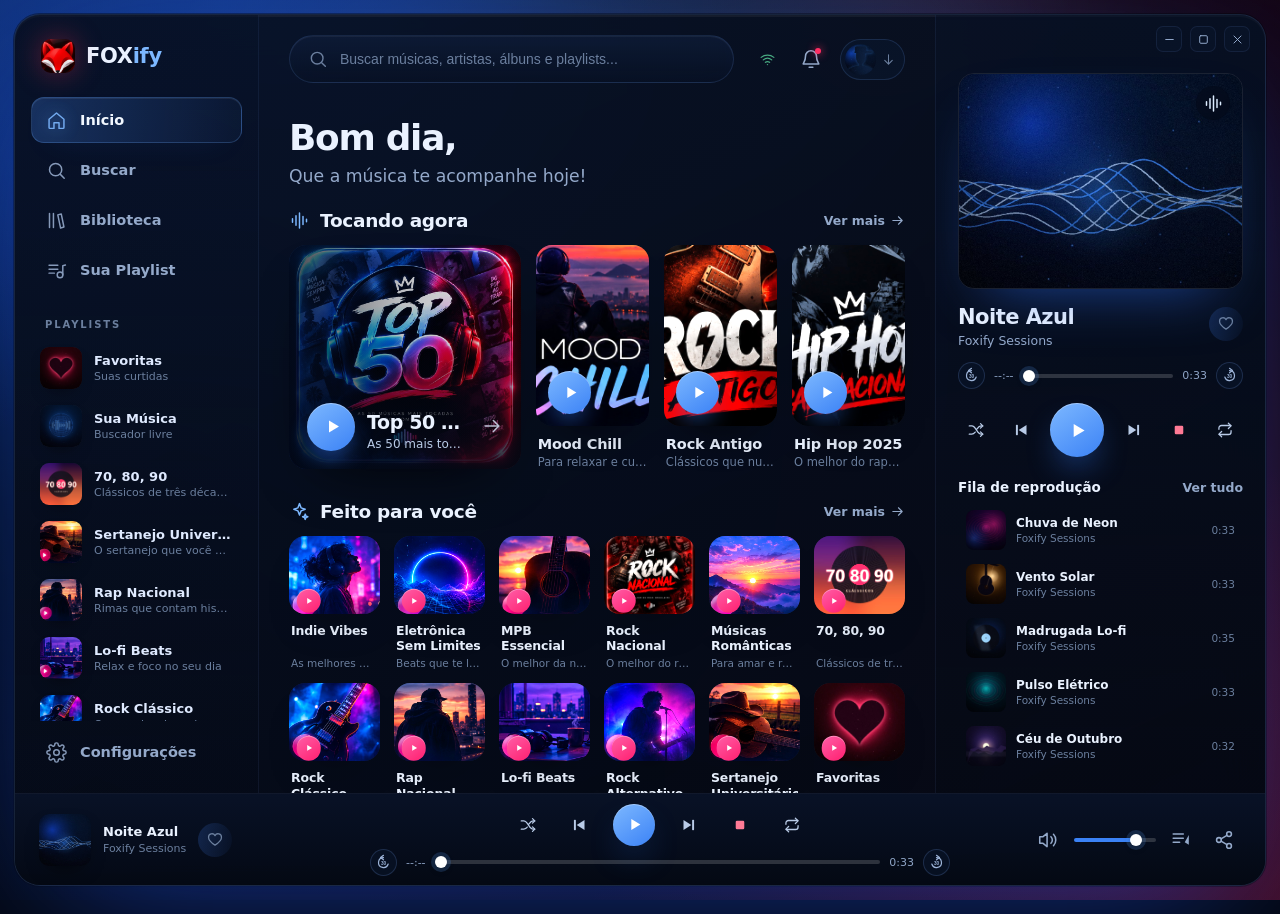
<file: index.html>
<!DOCTYPE html>
<html lang="pt-BR" data-acento="azul">
<head>
  <meta charset="utf-8">
  <meta name="viewport" content="width=device-width, initial-scale=1, viewport-fit=cover, maximum-scale=5">
  <meta name="theme-color" content="#050b18">
  <meta name="description" content="FOXify — player e buscador de música grátis. Busca em Audius, Internet Archive e Jamendo e toca tudo aqui dentro.">
  <meta name="mobile-web-app-capable" content="yes">
  <meta name="apple-mobile-web-app-capable" content="yes">
  <meta name="apple-mobile-web-app-status-bar-style" content="black-translucent">
  <meta name="apple-mobile-web-app-title" content="FOXify">
  <title>FOXify — sua música livre</title>
  <link rel="manifest" href="manifest.webmanifest">
  <link rel="icon" href="assets/img/icones/favicon.png" type="image/png">
  <link rel="apple-touch-icon" href="assets/img/icones/icon-180.png">
  <link rel="stylesheet" href="assets/css/estilos-1.6.9.css">
  <link rel="preload" as="image" href="assets/img/capas/top50-brasil-novo.jpg?v=1.6.0">
</head>
<body>
  <div class="fundo" aria-hidden="true">
    <span class="fundo__mancha fundo__mancha--azul"></span>
    <span class="fundo__mancha fundo__mancha--rosa"></span>
    <span class="fundo__ruido"></span>
  </div>

  <svg xmlns="http://www.w3.org/2000/svg" class="sprite" aria-hidden="true">
    <symbol id="i-inicio" viewBox="0 0 24 24"><path d="M3.5 10.6 12 3.4l8.5 7.2V20a1 1 0 0 1-1 1h-4.6v-6.4H9.1V21H4.5a1 1 0 0 1-1-1z"/></symbol>
    <symbol id="i-busca" viewBox="0 0 24 24"><circle cx="11" cy="11" r="7"/><path d="m16.4 16.4 4.4 4.4"/></symbol>
    <symbol id="i-microfone" viewBox="0 0 24 24"><rect x="9" y="3" width="6" height="11" rx="3"/><path d="M5.5 11.5a6.5 6.5 0 0 0 13 0M12 18v3M9 21h6"/></symbol>
    <symbol id="i-biblioteca" viewBox="0 0 24 24"><path d="M4 4v16M8.5 4v16M13.5 5.6l3.9-1.1 3.1 14.9-3.9 1.1z"/></symbol>
    <symbol id="i-playlist" viewBox="0 0 24 24"><path d="M3.5 6h10M3.5 10.5h10M3.5 15h6"/><circle cx="16" cy="17" r="3.2"/><path d="M19.2 17V6.6l3-.8"/></symbol>
    <symbol id="i-lista" viewBox="0 0 24 24"><path d="M8 6h12M8 12h12M8 18h8"/><circle cx="4.2" cy="6" r="1"/><circle cx="4.2" cy="12" r="1"/><circle cx="4.2" cy="18" r="1"/></symbol>
    <symbol id="i-nota" viewBox="0 0 24 24"><path d="M9 18V5.5l10-2V16"/><circle cx="6.2" cy="18" r="2.8"/><circle cx="16.2" cy="16" r="2.8"/></symbol>
    <symbol id="i-coracao" viewBox="0 0 24 24"><path d="M20.6 8.7c0 4.7-8.6 10.1-8.6 10.1S3.4 13.4 3.4 8.7A4.6 4.6 0 0 1 12 6.1a4.6 4.6 0 0 1 8.6 2.6Z"/></symbol>
    <symbol id="i-coracao-cheio" viewBox="0 0 24 24"><path d="M20.6 8.7c0 4.7-8.6 10.1-8.6 10.1S3.4 13.4 3.4 8.7A4.6 4.6 0 0 1 12 6.1a4.6 4.6 0 0 1 8.6 2.6Z" fill="currentColor" stroke="none"/></symbol>
    <symbol id="i-play" viewBox="0 0 24 24"><path d="M8 5.1v13.8L19.4 12z" fill="currentColor" stroke="none"/></symbol>
    <symbol id="i-pause" viewBox="0 0 24 24"><rect x="7.2" y="5" width="3.4" height="14" rx="1.2" fill="currentColor" stroke="none"/><rect x="13.4" y="5" width="3.4" height="14" rx="1.2" fill="currentColor" stroke="none"/></symbol>
    <symbol id="i-parar" viewBox="0 0 24 24"><rect x="6.3" y="6.3" width="11.4" height="11.4" rx="1.7" fill="currentColor" stroke="none"/></symbol>
    <symbol id="i-voltar-30" viewBox="0 0 24 24">
      <path d="M12 5a7 7 0 1 0 6.6 9.2" fill="none" stroke="currentColor" stroke-width="1.7" stroke-linecap="round"/>
      <path d="M12 1.8 7.8 5 12 8.2" fill="none" stroke="currentColor" stroke-width="1.7" stroke-linejoin="round"/>
      <text x="12" y="16" text-anchor="middle" font-family="Arial, sans-serif" font-size="6.6" font-weight="800" fill="currentColor" stroke="none">30</text>
    </symbol>
    <symbol id="i-avancar-30" viewBox="0 0 24 24">
      <path d="M12 5a7 7 0 1 1-6.6 9.2" fill="none" stroke="currentColor" stroke-width="1.7" stroke-linecap="round"/>
      <path d="M12 1.8 16.2 5 12 8.2" fill="none" stroke="currentColor" stroke-width="1.7" stroke-linejoin="round"/>
      <text x="12" y="16" text-anchor="middle" font-family="Arial, sans-serif" font-size="6.6" font-weight="800" fill="currentColor" stroke="none">30</text>
    </symbol>
    <symbol id="i-proxima" viewBox="0 0 24 24"><path d="M6 5.2v13.6L16.4 12z" fill="currentColor" stroke="none"/><rect x="17.5" y="5" width="2.6" height="14" rx="1" fill="currentColor" stroke="none"/></symbol>
    <symbol id="i-anterior" viewBox="0 0 24 24"><path d="M18 5.2v13.6L7.6 12z" fill="currentColor" stroke="none"/><rect x="3.9" y="5" width="2.6" height="14" rx="1" fill="currentColor" stroke="none"/></symbol>
    <symbol id="i-aleatorio" viewBox="0 0 24 24"><path d="M3 6.5h3.4c5.6 0 7 11 12.4 11H21M21 6.5h-2.2c-2.4 0-4 2-5.4 4.1M3 17.5h3.4c1.9 0 3.3-1.2 4.6-2.7"/><path d="m18 14.5 3 3-3 3M18 3.5l3 3-3 3"/></symbol>
    <symbol id="i-repetir" viewBox="0 0 24 24"><path d="m16.5 3 3.6 3.5-3.6 3.5"/><path d="M3.9 11V9.4A3.4 3.4 0 0 1 7.3 6h12.5"/><path d="m7.5 21-3.6-3.5L7.5 14"/><path d="M20.1 13v1.6a3.4 3.4 0 0 1-3.4 3.4H4.2"/></symbol>
    <symbol id="i-repetir-um" viewBox="0 0 24 24"><path d="m16.5 3 3.6 3.5-3.6 3.5"/><path d="M3.9 11V9.4A3.4 3.4 0 0 1 7.3 6h12.5"/><path d="m7.5 21-3.6-3.5L7.5 14"/><path d="M20.1 13v1.6a3.4 3.4 0 0 1-3.4 3.4H4.2"/><text x="9.3" y="15" font-size="7.5" font-weight="700" fill="currentColor" stroke="none" font-family="Segoe UI, sans-serif">1</text></symbol>
    <symbol id="i-volume" viewBox="0 0 24 24"><path d="M11 4.8 6.6 8.4H3v7.2h3.6L11 19.2z"/><path d="M15.2 8.4a5 5 0 0 1 0 7.2M18 5.8a9 9 0 0 1 0 12.4"/></symbol>
    <symbol id="i-volume-mudo" viewBox="0 0 24 24"><path d="M11 4.8 6.6 8.4H3v7.2h3.6L11 19.2z"/><path d="m15.5 9.5 5 5M20.5 9.5l-5 5"/></symbol>
    <symbol id="i-fila" viewBox="0 0 24 24"><path d="M3.5 5.5h11M3.5 10h11M3.5 14.5h7"/><path d="M20.5 6.5v10.6l-4.4-2.6z" fill="currentColor" stroke="none"/></symbol>
    <symbol id="i-compartilhar" viewBox="0 0 24 24"><circle cx="17.5" cy="5.5" r="2.6"/><circle cx="6.5" cy="12" r="2.6"/><circle cx="17.5" cy="18.5" r="2.6"/><path d="m8.8 10.7 6.4-3.8M8.8 13.3l6.4 3.8"/></symbol>
    <symbol id="i-mais" viewBox="0 0 24 24"><path d="M12 5v14M5 12h14"/></symbol>
    <symbol id="i-fechar" viewBox="0 0 24 24"><path d="m5.5 5.5 13 13M18.5 5.5l-13 13"/></symbol>
    <symbol id="i-check" viewBox="0 0 24 24"><path d="m4.5 12.5 5 5 10-11"/></symbol>
    <symbol id="i-seta-direita" viewBox="0 0 24 24"><path d="M4.5 12h15M13.5 6l6 6-6 6"/></symbol>
    <symbol id="i-seta-esquerda" viewBox="0 0 24 24"><path d="M19.5 12h-15M10.5 6l-6 6 6 6"/></symbol>
    <symbol id="i-seta-baixo" viewBox="0 0 24 24"><path d="M12 4.5v15M6 13.5l6 6 6-6"/></symbol>
    <symbol id="i-seta-cima" viewBox="0 0 24 24"><path d="M12 19.5v-15M6 10.5l6-6 6 6"/></symbol>
    <symbol id="i-globo" viewBox="0 0 24 24"><circle cx="12" cy="12" r="8.6"/><path d="M3.6 12h16.8M12 3.4c2.4 2.4 3.6 5.4 3.6 8.6S14.4 18.2 12 20.6C9.6 18.2 8.4 15.2 8.4 12S9.6 5.8 12 3.4Z"/></symbol>
    <symbol id="i-nuvem" viewBox="0 0 24 24"><path d="M7 18.5h10.2a4.3 4.3 0 0 0 .3-8.6 6 6 0 0 0-11.6-1.2A4.6 4.6 0 0 0 7 18.5Z"/></symbol>
    <symbol id="i-onda" viewBox="0 0 24 24"><path d="M4 10v4M8 6.5v11M12 3.5v17M16 7.5v9M20 10.5v3"/></symbol>
    <symbol id="i-faisca" viewBox="0 0 24 24"><path d="m12 3 1.8 4.8L18.5 9.5l-4.7 1.8L12 16l-1.8-4.7L5.5 9.5l4.7-1.7z"/><path d="m18.5 15 .9 2.3 2.1.7-2.1.8-.9 2.2-.8-2.2-2.2-.8 2.2-.7z"/></symbol>
    <symbol id="i-relogio" viewBox="0 0 24 24"><circle cx="12" cy="12" r="8.6"/><path d="M12 7v5.4l3.4 2"/></symbol>
    <symbol id="i-alerta" viewBox="0 0 24 24"><path d="M12 3.8 21 20H3z"/><path d="M12 9.5v4.6M12 17.4v.1"/></symbol>
    <symbol id="i-info" viewBox="0 0 24 24"><circle cx="12" cy="12" r="8.6"/><path d="M12 11v5.4M12 7.6v.1"/></symbol>
    <symbol id="i-chave" viewBox="0 0 24 24"><circle cx="8" cy="8" r="4"/><path d="m11 11 8 8M16.5 16.5 19 14M14 14l2 2"/></symbol>
    <symbol id="i-wifi" viewBox="0 0 24 24"><path d="M3 9a14 14 0 0 1 18 0M6 12.5a9.5 9.5 0 0 1 12 0M9 16a5 5 0 0 1 6 0"/><circle cx="12" cy="19.2" r="1" fill="currentColor" stroke="none"/></symbol>
    <symbol id="i-wifi-off" viewBox="0 0 24 24"><path d="M3 9a14 14 0 0 1 5-2.8M12 5c3 0 6 1.3 9 4M6 12.5a9.5 9.5 0 0 1 4-2M14 10.7a9.5 9.5 0 0 1 4 1.8M9 16a5 5 0 0 1 6 0"/><circle cx="12" cy="19.2" r="1" fill="currentColor" stroke="none"/><path d="m3 3 18 18"/></symbol>
    <symbol id="i-celular" viewBox="0 0 24 24"><rect x="6.5" y="2.5" width="11" height="19" rx="2.6"/><path d="M10.5 18.5h3"/></symbol>
    <symbol id="i-instalar" viewBox="0 0 24 24"><path d="M12 3v10.5M8 10l4 4 4-4"/><path d="M4 16.5v3a1.5 1.5 0 0 0 1.5 1.5h13a1.5 1.5 0 0 0 1.5-1.5v-3"/></symbol>
    <symbol id="i-atualizar" viewBox="0 0 24 24"><path d="M20 12a8 8 0 1 1-2.4-5.7"/><path d="M20 4v4.5h-4.5"/></symbol>
    <symbol id="i-lixeira" viewBox="0 0 24 24"><path d="M4 7h16M9.5 7V4.5h5V7M6 7l1 13h10l1-13M10 11v5M14 11v5"/></symbol>
    <symbol id="i-lapis" viewBox="0 0 24 24"><path d="m4 20 4.6-1 10.8-10.8-3.6-3.6L5 15.4z"/><path d="m13.8 6.6 3.6 3.6"/></symbol>
    <symbol id="i-externo" viewBox="0 0 24 24"><path d="M14 4.5h5.5V10M19.5 4.5l-8 8"/><path d="M18 14v4.5a1.5 1.5 0 0 1-1.5 1.5h-11A1.5 1.5 0 0 1 4 18.5v-11A1.5 1.5 0 0 1 5.5 6H10"/></symbol>
    <symbol id="i-ajustes" viewBox="0 0 24 24"><circle cx="12" cy="12" r="3.2"/><path d="M19.4 15a1.7 1.7 0 0 0 .3 1.9l.1.1a2 2 0 1 1-2.8 2.8l-.1-.1a1.7 1.7 0 0 0-1.9-.3 1.7 1.7 0 0 0-1 1.5V21a2 2 0 1 1-4 0v-.1a1.7 1.7 0 0 0-1-1.5 1.7 1.7 0 0 0-1.9.3l-.1.1a2 2 0 1 1-2.8-2.8l.1-.1a1.7 1.7 0 0 0 .3-1.9 1.7 1.7 0 0 0-1.5-1H3a2 2 0 1 1 0-4h.1a1.7 1.7 0 0 0 1.5-1 1.7 1.7 0 0 0-.3-1.9l-.1-.1a2 2 0 1 1 2.8-2.8l.1.1a1.7 1.7 0 0 0 1.9.3H9a1.7 1.7 0 0 0 1-1.5V3a2 2 0 1 1 4 0v.1a1.7 1.7 0 0 0 1 1.5 1.7 1.7 0 0 0 1.9-.3l.1-.1a2 2 0 1 1 2.8 2.8l-.1.1a1.7 1.7 0 0 0-.3 1.9V9a1.7 1.7 0 0 0 1.5 1H21a2 2 0 1 1 0 4h-.1a1.7 1.7 0 0 0-1.5 1Z"/></symbol>
    <symbol id="i-sino" viewBox="0 0 24 24"><path d="M18 9a6 6 0 1 0-12 0c0 6-2.5 7-2.5 8.5h17C20.5 16 18 15 18 9"/><path d="M10 21h4"/></symbol>
    <symbol id="i-disco" viewBox="0 0 24 24"><circle cx="12" cy="12" r="8.6"/><circle cx="12" cy="12" r="2.2"/><path d="M12 3.4a8.6 8.6 0 0 1 8.6 8.6"/></symbol>
    <symbol id="i-cast" viewBox="0 0 24 24"><rect x="3" y="5" width="18" height="12" rx="2"/><path d="M8 21h8M12 17v4"/><path d="M7.5 9.5a5 5 0 0 1 4 4M7.5 12.5a2 2 0 0 1 1.5 1.5"/></symbol>
    <symbol id="i-minimizar" viewBox="0 0 24 24"><path d="M5 12h14"/></symbol>
    <symbol id="i-maximizar" viewBox="0 0 24 24"><rect x="5" y="5" width="14" height="14" rx="2"/></symbol>
    <symbol id="i-menu" viewBox="0 0 24 24"><path d="M4 7h16M4 12h16M4 17h16"/></symbol>
    <symbol id="i-pontos" viewBox="0 0 24 24"><circle cx="5.2" cy="12" r="1.55" fill="currentColor" stroke="none"/><circle cx="12" cy="12" r="1.55" fill="currentColor" stroke="none"/><circle cx="18.8" cy="12" r="1.55" fill="currentColor" stroke="none"/></symbol>
  </svg>

  <div class="janela-controles" aria-hidden="false">
    <button class="janela-controles__btn" data-acao="minimizar" aria-label="Minimizar"><svg class="icone"><use href="#i-minimizar"/></svg></button>
    <button class="janela-controles__btn" data-acao="maximizar" aria-label="Tela cheia"><svg class="icone"><use href="#i-maximizar"/></svg></button>
    <button class="janela-controles__btn janela-controles__btn--fechar" data-acao="fechar-app" aria-label="Fechar"><svg class="icone"><use href="#i-fechar"/></svg></button>
  </div>

  <div class="app" id="app">
    <aside class="sidebar" aria-label="Navegação principal">
      <a class="marca" href="#/inicio" aria-label="FOXify, início">
        <img class="marca__logo" src="assets/img/icones/logo-fox.png" alt="">
        <span class="marca__nome">FOX<span>ify</span></span>
      </a>

      <nav class="navegacao">
        <a class="nav-item" data-rota="#/inicio" href="#/inicio"><svg class="icone"><use href="#i-inicio"/></svg><span>Início</span></a>
        <a class="nav-item" data-rota="#/buscar" href="#/buscar"><svg class="icone"><use href="#i-busca"/></svg><span>Buscar</span></a>
        <a class="nav-item" data-rota="#/biblioteca" href="#/biblioteca"><svg class="icone"><use href="#i-biblioteca"/></svg><span>Biblioteca</span></a>
        <a class="nav-item" data-rota="#/playlists" href="#/playlists"><svg class="icone"><use href="#i-playlist"/></svg><span>Sua Playlist</span></a>
      </nav>

      <div class="playlists-laterais">
        <span class="rotulo">Playlists</span>
        <div id="lista-playlists" class="lista-playlists"></div>
      </div>

      <a class="nav-item nav-item--config" data-rota="#/config" href="#/config">
        <svg class="icone"><use href="#i-ajustes"/></svg><span>Configurações</span>
      </a>
    </aside>

    <main class="conteudo">
      <header class="topo">
        <form class="busca" data-form="busca-topo" role="search">
          <svg class="icone"><use href="#i-busca"/></svg>
          <input type="search" name="q" id="busca-topo" placeholder="Buscar músicas, artistas, álbuns e playlists..."
            autocomplete="off" enterkeyhint="search" aria-label="Buscar">
        </form>
        <div class="topo__acoes">
          <span class="status-rede" id="status-rede" title="Conexão"><svg class="icone"><use href="#i-wifi"/></svg></span>
          <button class="btn-icone" data-acao="novidades" aria-label="Novidades"><svg class="icone"><use href="#i-sino"/></svg><span class="ponto-notificacao"></span></button>
          <button class="perfil" data-rota="#/config" aria-label="Seu perfil">
            <img src="assets/img/avatar.jpg" alt="" onerror="FOX_IMG_ERRO(this)">
            <svg class="icone icone--pequeno"><use href="#i-seta-baixo"/></svg>
          </button>
        </div>
      </header>

      <header class="topo-mobile">
        <a class="marca marca--mini" href="#/inicio" aria-label="FOXify">
          <img class="marca__logo" src="assets/img/icones/logo-fox.png" alt="">
          <span class="marca__nome">FOX<span>ify</span></span>
        </a>
        <div class="topo-mobile__acoes">
          <button class="btn-icone" data-acao="ir-buscar" aria-label="Buscar"><svg class="icone"><use href="#i-busca"/></svg></button>
          <a class="perfil perfil--mini" href="#/config" aria-label="Ajustes"><img src="assets/img/avatar.jpg" alt="" onerror="FOX_IMG_ERRO(this)"></a>
        </div>
      </header>

      <div id="vista" class="vista" role="main"></div>
    </main>

    <aside class="lateral" id="lateral" aria-label="Tocando agora"></aside>

    <footer class="barra" id="barra" aria-label="Player"></footer>

    <div class="mini" id="mini"></div>

    <nav class="tabbar" id="tabbar" aria-label="Navegação">
      <a class="tabbar__item" data-rota="#/inicio" href="#/inicio"><svg class="icone"><use href="#i-inicio"/></svg><span>Início</span></a>
      <a class="tabbar__item" data-rota="#/buscar" href="#/buscar"><svg class="icone"><use href="#i-busca"/></svg><span>Buscar</span></a>
      <a class="tabbar__item" data-rota="#/suamusica" href="#/suamusica"><svg class="icone"><use href="#i-globo"/></svg><span>Sua música</span></a>
      <a class="tabbar__item" data-rota="#/biblioteca" href="#/biblioteca"><svg class="icone"><use href="#i-biblioteca"/></svg><span>Biblioteca</span></a>
      <a class="tabbar__item" data-rota="#/playlists" href="#/playlists"><svg class="icone"><use href="#i-lista"/></svg><span>Playlists</span></a>
    </nav>

    <section class="sheet" id="sheet" aria-label="Tocando agora">
      <div id="sheet-conteudo" class="sheet__conteudo"></div>
    </section>

    <div class="yt-palco" id="yt-palco" aria-label="Player do YouTube">
      <div class="yt-palco__barra">
        <span>YouTube</span>
        <button class="btn-icone" data-acao="fechar-yt" aria-label="Fechar vídeo">
          <svg class="icone"><use href="#i-fechar"/></svg>
        </button>
      </div>
      <div class="yt-player" id="yt-player"></div>
      <button class="yt-palco__iniciar" data-acao="iniciar-yt">
        <svg class="icone"><use href="#i-play"/></svg> Toque para iniciar o vídeo
      </button>
    </div>

    <div id="modais" class="modais"></div>
    <div id="toasts" class="toasts" aria-live="polite"></div>
    <pre id="diagnostico" hidden></pre>
  </div>

  <script src="assets/js/dados-1.6.9.js"></script>
  <script src="assets/js/fontes-1.6.9.js"></script>
  <script src="assets/js/player-1.6.9.js"></script>
  <script src="assets/js/app-1.6.9.js"></script>
</body>
</html>
</file>
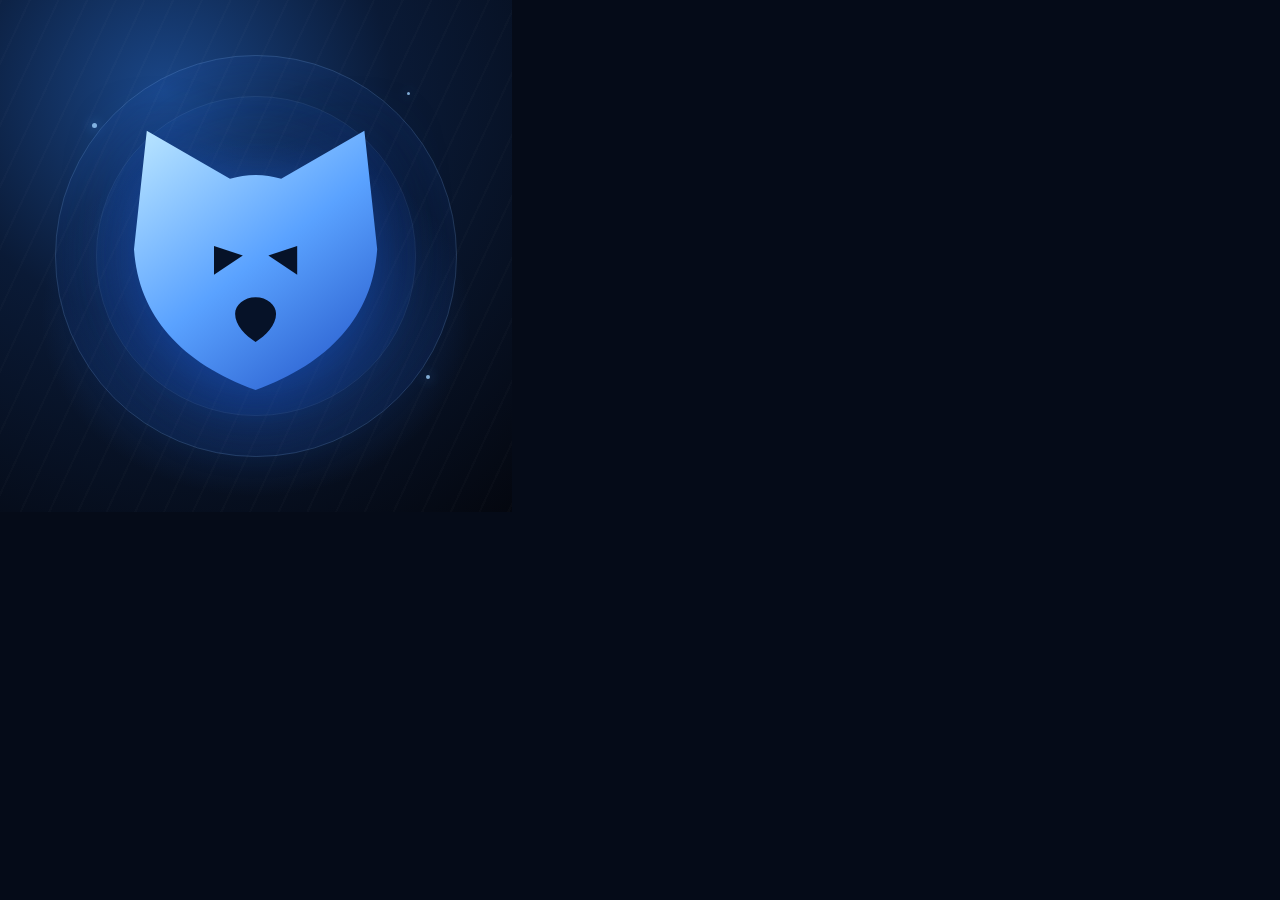
<file: ferramentas/icone.html>
<!DOCTYPE html>
<html lang="pt-BR">
<head>
<meta charset="utf-8">
<style>
  html, body { margin: 0; width: 512px; height: 512px; background: #050b18; overflow: hidden; }
  .icone {
    position: relative; width: 512px; height: 512px; display: grid; place-items: center; overflow: hidden;
    background: radial-gradient(circle at 32% 18%, #1a4687 0%, #0a1a36 42%, #04070f 100%);
  }
  .icone::before {
    content: ""; position: absolute; inset: 0;
    background: radial-gradient(60% 50% at 50% 62%, rgba(47, 123, 255, 0.42), transparent 70%);
  }
  .icone::after {
    content: ""; position: absolute; inset: 0;
    background: repeating-linear-gradient(115deg, rgba(255,255,255,0.03) 0 2px, transparent 2px 26px);
    opacity: .5;
  }
  .anel {
    position: absolute; width: 78%; height: 78%; border-radius: 50%;
    border: 1px solid rgba(130, 180, 255, 0.22);
    box-shadow: inset 0 0 60px rgba(40, 100, 220, 0.18);
  }
  .anel2 { width: 62%; height: 62%; border-color: rgba(130, 180, 255, 0.12); }
  svg { position: relative; z-index: 2; width: 60%; height: 60%; filter: drop-shadow(0 14px 34px rgba(20, 80, 200, 0.55)); }
  .faisca { position: absolute; border-radius: 50%; background: #9fd2ff; box-shadow: 0 0 12px #5aa2ff; opacity: .8; }
  .f1 { width: 5px; height: 5px; left: 18%; top: 24%; }
  .f2 { width: 3px; height: 3px; right: 20%; top: 18%; }
  .f3 { width: 4px; height: 4px; right: 16%; bottom: 26%; }
</style>
</head>
<body>
  <div class="icone">
    <div class="anel"></div>
    <div class="anel anel2"></div>
    <div class="faisca f1"></div>
    <div class="faisca f2"></div>
    <div class="faisca f3"></div>
    <svg viewBox="0 0 48 48" aria-hidden="true">
      <defs>
        <linearGradient id="g" x1="8" y1="4" x2="40" y2="46" gradientUnits="userSpaceOnUse">
          <stop stop-color="#b6e3ff"/><stop offset=".5" stop-color="#5aa2ff"/><stop offset="1" stop-color="#2456c8"/>
        </linearGradient>
      </defs>
      <path d="M7 4.5 20 12c1.3-.4 2.6-.6 4-.6s2.7.2 4 .6L41 4.5 43 23c-.7 10.5-7.5 17.8-19 22-11.5-4.2-18.3-11.5-19-22Z" fill="url(#g)"/>
      <path d="M17.5 22.5 22 24l-4.5 3z" fill="#061228"/>
      <path d="M30.5 22.5 26 24l4.5 3z" fill="#061228"/>
      <path d="M24 30.5c1.8 0 3.2 1.2 3.2 2.6 0 1.8-1.6 3.4-3.2 4.4-1.6-1-3.2-2.6-3.2-4.4 0-1.4 1.4-2.6 3.2-2.6Z" fill="#061228"/>
    </svg>
  </div>
</body>
</html>
</file>
<file: assets/css/estilos-1.6.9.css>
/* =========================================================================
   FOXify — estilos
   Tema escuro azul, vidro, brilho neon. Desktop (mockup) + app Android.
   ========================================================================= */

:root {
  --fundo: #04070f;
  --painel: rgba(9, 20, 40, 0.56);
  --painel-forte: rgba(8, 17, 34, 0.9);
  --borda: rgba(130, 170, 255, 0.12);
  --borda-forte: rgba(130, 170, 255, 0.24);
  --texto: #eaf2ff;
  --texto-suave: #94a9ca;
  --texto-fraco: #6b7f9e;
  --acento: #3b82f6;
  --acento-claro: #7db8ff;
  --acento-escuro: #2456c8;
  --rosa: #ff2e63;
  --raio: 18px;
  --sombra: 0 24px 70px -32px rgba(0, 0, 0, 0.9);
  --fonte: "Segoe UI Variable Display", "Segoe UI", Roboto, system-ui, -apple-system, sans-serif;
  color-scheme: dark;
}

html[data-acento="rosa"] { --acento: #ff2e88; --acento-claro: #ff9cc5; --acento-escuro: #b81658; }
html[data-acento="verde"] { --acento: #22c55e; --acento-claro: #86efac; --acento-escuro: #15803d; }
html[data-acento="ambar"] { --acento: #f59e0b; --acento-claro: #fcd34d; --acento-escuro: #b45309; }

* { box-sizing: border-box; margin: 0; padding: 0; }

html, body { height: 100%; }

body {
  font-family: var(--fonte);
  background: var(--fundo);
  color: var(--texto);
  overflow: hidden;
  -webkit-font-smoothing: antialiased;
  text-rendering: optimizeLegibility;
  touch-action: manipulation;
}

body.sem-rolagem { overflow: hidden; }

a { color: inherit; text-decoration: none; }
button { font: inherit; color: inherit; background: none; border: 0; cursor: pointer; }
img { display: block; max-width: 100%; }
input, button, a { -webkit-tap-highlight-color: transparent; }

:focus-visible { outline: 2px solid var(--acento-claro); outline-offset: 3px; }

::selection { background: rgba(90, 162, 255, 0.35); }

* { scrollbar-width: thin; scrollbar-color: rgba(130, 170, 255, 0.24) transparent; }
::-webkit-scrollbar { width: 8px; height: 8px; }
::-webkit-scrollbar-thumb { background: rgba(130, 170, 255, 0.22); border-radius: 99px; }
::-webkit-scrollbar-track { background: transparent; }

.sprite { position: absolute; width: 0; height: 0; overflow: hidden; }

.icone {
  width: 22px; height: 22px; flex: none;
  fill: none; stroke: currentColor; stroke-width: 1.7;
  stroke-linecap: round; stroke-linejoin: round;
}
.icone--pequeno { width: 15px; height: 15px; }

/* ------------------------------------------------------------- fundo */
.fundo { position: fixed; inset: 0; z-index: 0; overflow: hidden; pointer-events: none; background: #04070f; }
.fundo::before {
  content: ""; position: absolute; inset: -18%;
  background: url("../img/capas/top50-brasil.jpg") center 35% / cover no-repeat;
  filter: blur(90px) saturate(1.45) brightness(0.62);
  opacity: 0.62; transform: scale(1.15);
}
.fundo::after {
  content: ""; position: absolute; inset: 0;
  background:
    radial-gradient(120% 90% at 18% 0%, rgba(34, 92, 210, 0.42), transparent 55%),
    radial-gradient(90% 80% at 100% 100%, rgba(190, 25, 85, 0.26), transparent 60%),
    linear-gradient(180deg, rgba(4, 7, 15, 0.25), rgba(4, 7, 15, 0.8));
}
.fundo__mancha { position: absolute; border-radius: 50%; filter: blur(110px); opacity: 0.32; }
.fundo__mancha--azul { width: 60vw; height: 60vw; left: -18vw; top: -22vw; background: #1d5cff; }
.fundo__mancha--rosa { width: 50vw; height: 50vw; right: -16vw; bottom: -18vw; background: #ff1f4f; }
.fundo__ruido {
  position: absolute; inset: 0; opacity: 0.055; mix-blend-mode: overlay;
  background-image: url("data:image/svg+xml;utf8,<svg xmlns='http://www.w3.org/2000/svg' width='160' height='160'><filter id='n'><feTurbulence type='fractalNoise' baseFrequency='0.9' numOctaves='2' stitchTiles='stitch'/></filter><rect width='160' height='160' filter='url(%23n)' opacity='0.7'/></svg>");
}

/* ---------------------------------------------------------- janela/app */
.app {
  position: relative; z-index: 1;
  margin: 14px;
  height: calc(100dvh - 28px);
  display: grid;
  grid-template-columns: 262px minmax(0, 1fr) 360px;
  grid-template-rows: minmax(0, 1fr) 92px;
  grid-template-areas: "side main aside" "bar bar bar";
  border-radius: 26px;
  border: 1px solid rgba(120, 170, 255, 0.16);
  background: linear-gradient(155deg, rgba(8, 17, 36, 0.93), rgba(4, 8, 18, 0.97));
  box-shadow:
    0 40px 140px -40px rgba(30, 90, 255, 0.55),
    0 2px 0 rgba(255, 255, 255, 0.05) inset,
    0 0 0 1px rgba(0, 0, 0, 0.4);
  overflow: hidden;
  backdrop-filter: blur(20px);
}

.janela-controles {
  position: fixed; top: 26px; right: 30px; z-index: 40;
  display: flex; align-items: center; gap: 8px;
}
.janela-controles__btn {
  width: 26px; height: 26px; border-radius: 7px;
  display: grid; place-items: center; color: #9db4d8;
  background: rgba(10, 22, 44, 0.5); border: 1px solid rgba(130, 170, 255, 0.1);
}
.janela-controles__btn .icone { width: 13px; height: 13px; }
.janela-controles__btn:hover { background: rgba(120, 170, 255, 0.18); color: #fff; }
.janela-controles__btn--fechar:hover { background: #d92b4b; border-color: #ff5c78; }

/* ------------------------------------------------------------- sidebar */
.sidebar {
  grid-area: side;
  display: flex; flex-direction: column; min-height: 0;
  padding: 24px 16px 18px;
  border-right: 1px solid rgba(130, 170, 255, 0.08);
  background: linear-gradient(180deg, rgba(8, 18, 40, 0.55), rgba(4, 9, 20, 0.15));
}

.marca {
  display: flex; align-items: center; gap: 11px;
  padding: 0 10px 24px; letter-spacing: -0.02em;
}
.marca__logo { width: 34px; height: 34px; border-radius: 10px; object-fit: cover; filter: drop-shadow(0 0 14px rgba(255, 45, 75, 0.35)); }
.marca__nome { font-size: 21px; font-weight: 800; line-height: 1; }
.marca__nome span { color: var(--acento-claro); }
.marca--mini { padding: 0; }
.marca--mini .marca__logo { width: 27px; height: 27px; }
.marca--mini .marca__nome { font-size: 17px; }

.navegacao { display: flex; flex-direction: column; gap: 4px; }

.nav-item {
  display: flex; align-items: center; gap: 13px;
  height: 46px; padding: 0 14px; border-radius: 13px;
  color: var(--texto-suave); font-size: 14.5px; font-weight: 600;
  border: 1px solid transparent;
  transition: background 0.2s, color 0.2s, border-color 0.2s;
}
.nav-item .icone { width: 21px; height: 21px; opacity: 0.9; }
.nav-item:hover { background: rgba(120, 170, 255, 0.07); color: var(--texto); }
.nav-item.ativo {
  color: #f2f8ff;
  background: linear-gradient(95deg, rgba(70, 140, 255, 0.26), rgba(70, 140, 255, 0.05));
  border-color: rgba(110, 170, 255, 0.24);
  box-shadow: inset 0 1px 0 rgba(255, 255, 255, 0.07), 0 10px 30px -22px rgba(50, 130, 255, 0.95);
}
.nav-item.ativo .icone { color: var(--acento-claro); filter: drop-shadow(0 0 9px rgba(90, 162, 255, 0.7)); }

.nav-item--config { margin-top: 8px; }

.playlists-laterais { margin-top: 26px; flex: 1; min-height: 0; display: flex; flex-direction: column; }
.rotulo {
  font-size: 10px; letter-spacing: 0.19em; text-transform: uppercase;
  color: var(--texto-fraco); font-weight: 700; padding: 0 14px 10px;
}
.lista-playlists { overflow-y: auto; padding-right: 2px; display: flex; flex-direction: column; gap: 2px; }
.playlist-item {
  display: flex; align-items: center; gap: 12px;
  padding: 7px 9px; border-radius: 12px; transition: background 0.18s;
}
.playlist-item img {
  width: 42px; height: 42px; border-radius: 9px; object-fit: cover;
  box-shadow: 0 8px 20px -12px #000, inset 0 0 0 1px rgba(255, 255, 255, 0.08);
}
.playlist-item span { min-width: 0; display: flex; flex-direction: column; gap: 2px; }
.playlist-item strong { font-size: 13px; font-weight: 600; color: #dfeaff; white-space: nowrap; overflow: hidden; text-overflow: ellipsis; }
.playlist-item small { font-size: 11px; color: var(--texto-fraco); white-space: nowrap; overflow: hidden; text-overflow: ellipsis; }
.playlist-item:hover { background: rgba(120, 170, 255, 0.08); }
.playlist-item.ativo { background: rgba(70, 140, 255, 0.14); }
.playlist-item.ativo strong { color: #fff; }

/* ------------------------------------------------------------- conteúdo */
.conteudo { grid-area: main; min-width: 0; display: flex; flex-direction: column; overflow: hidden; position: relative; }

.topo {
  display: flex; align-items: center; gap: 18px;
  padding: 20px 30px 12px; flex: none;
}
.busca {
  display: flex; align-items: center; gap: 12px;
  flex: 1; max-width: 660px; height: 48px; padding: 0 18px;
  border-radius: 999px;
  background: linear-gradient(180deg, rgba(16, 32, 62, 0.66), rgba(8, 18, 38, 0.55));
  border: 1px solid rgba(120, 170, 255, 0.14);
  box-shadow: inset 0 1px 0 rgba(255, 255, 255, 0.05);
  transition: border-color 0.2s, box-shadow 0.2s;
  backdrop-filter: blur(16px);
}
.busca .icone { color: var(--texto-fraco); width: 20px; height: 20px; }
.busca input {
  flex: 1; min-width: 0; background: transparent; border: 0; outline: 0;
  color: var(--texto); font-size: 14px; font-weight: 450;
}
.busca input::placeholder { color: var(--texto-fraco); }
.busca input::-webkit-search-cancel-button { filter: invert(0.7); }
.busca:focus-within { border-color: rgba(110, 170, 255, 0.42); box-shadow: 0 0 0 4px rgba(60, 130, 255, 0.1); }
.busca .btn-voz {
  flex: none; width: 38px; height: 38px; display: grid; place-items: center;
  border-radius: 50%; border: 1px solid rgba(120, 170, 255, 0.2);
  background: rgba(10, 22, 44, 0.55); color: #9db4d8;
  transition: color .18s, background .18s, box-shadow .18s;
}
.busca .btn-voz:hover { color: #fff; background: rgba(59, 130, 246, 0.28); }
.busca .btn-voz .icone { width: 18px; height: 18px; }
.busca .btn-voz.ativo {
  color: #fff; background: linear-gradient(145deg, var(--acento-claro), var(--acento));
  border-color: transparent; animation: voz-pulso 1.15s ease-in-out infinite;
}
.busca.ouvindo { border-color: rgba(110, 170, 255, 0.7); box-shadow: 0 0 0 4px rgba(60, 130, 255, 0.16); }
@keyframes voz-pulso {
  0%, 100% { box-shadow: 0 0 0 0 rgba(90, 162, 255, 0.45); }
  50% { box-shadow: 0 0 0 8px rgba(90, 162, 255, 0); }
}
@media (max-width: 680px) {
  .busca .btn-voz { width: 34px; height: 34px; }
  .busca .btn-voz .icone { width: 16px; height: 16px; }
}

.topo__acoes { margin-left: auto; display: flex; align-items: center; gap: 10px; }
.status-rede { display: grid; place-items: center; width: 30px; height: 30px; color: #58d19a; opacity: 0.8; }
.status-rede.offline { color: #ff8299; }
.status-rede .icone { width: 17px; height: 17px; }

.btn-icone {
  width: 38px; height: 38px; border-radius: 50%;
  display: grid; place-items: center; color: var(--texto-suave);
  border: 1px solid transparent; transition: background 0.18s, color 0.18s, transform 0.18s;
}
.btn-icone:hover { background: rgba(120, 170, 255, 0.1); color: #fff; }
.btn-icone:active { transform: scale(0.94); }
.btn-icone.ativo { color: var(--acento-claro); background: rgba(70, 140, 255, 0.12); }

.ponto-notificacao {
  position: absolute; width: 6px; height: 6px; border-radius: 50%;
  background: var(--rosa); margin: -16px 0 0 14px;
  box-shadow: 0 0 8px var(--rosa);
}
.topo__acoes .btn-icone { position: relative; }

.perfil {
  display: flex; align-items: center; gap: 5px;
  padding: 4px 8px 4px 4px; border-radius: 999px;
  background: rgba(10, 24, 48, 0.55);
  border: 1px solid rgba(120, 170, 255, 0.16);
  transition: border-color 0.2s, background 0.2s;
}
.perfil:hover { border-color: rgba(120, 170, 255, 0.4); background: rgba(20, 40, 74, 0.6); }
.perfil img { width: 31px; height: 31px; border-radius: 50%; object-fit: cover; }
.perfil .icone { color: var(--texto-fraco); }

.topo-mobile { display: none; }

.vista {
  flex: 1; min-height: 0; overflow-y: auto;
  padding: 8px 30px 40px;
  scroll-behavior: smooth;
}
.vista.entrando > * { animation: entrar 0.42s cubic-bezier(0.2, 0.75, 0.3, 1) both; }

/* ------------------------------------------------------------- saudação */
.saudacao {
  display: flex; align-items: flex-start; justify-content: space-between;
  padding: 16px 0 24px;
}
.saudacao h1 {
  font-size: clamp(30px, 2.8vw, 40px); font-weight: 800;
  letter-spacing: -0.035em; line-height: 1.05;
}
.saudacao p { margin-top: 9px; font-size: clamp(15px, 1.35vw, 20px); color: var(--texto-suave); font-weight: 400; }
.saudacao__perfil { display: none; }

.busca-atalho { display: none; }
.busca-atalho-wrap { display: none; }

/* ------------------------------------------------------------- seções */
.secao { margin-bottom: 32px; }
.secao--compacta { margin-bottom: 26px; }
.secao__topo { display: flex; align-items: center; justify-content: space-between; gap: 12px; margin-bottom: 14px; }
.secao__topo h2 {
  display: flex; align-items: center; gap: 10px;
  font-size: 18.5px; font-weight: 700; letter-spacing: -0.015em;
}
.secao__topo h2 .icone { color: var(--acento-claro); width: 21px; height: 21px; }
.link {
  display: inline-flex; align-items: center; gap: 5px;
  font-size: 12.5px; font-weight: 600; color: var(--texto-suave);
  transition: color 0.18s;
}
.link:hover { color: #fff; }
.link .icone { width: 15px; height: 15px; }
.contagem {
  display: inline-grid; place-items: center; min-width: 22px; height: 20px;
  padding: 0 7px; border-radius: 99px; font-size: 11px;
  color: var(--texto-suave); background: rgba(120, 170, 255, 0.12);
}

/* ------------------------------------------------------------- cartões */
.grade-destaques {
  display: grid; grid-template-columns: 2.05fr 1fr 1fr 1fr;
  gap: 15px; grid-auto-rows: 242px;
}
.grade-mixes { display: grid; grid-template-columns: repeat(6, minmax(0, 1fr)); gap: 14px; }

.cartao {
  position: relative; display: flex; flex-direction: column;
  min-width: 0; text-align: left; border-radius: 16px;
}
.cartao__arte {
  position: relative; flex: 1; min-height: 0; border-radius: 16px; overflow: hidden;
  background: linear-gradient(160deg, #0a1730, #060c1a);
  box-shadow: 0 22px 46px -30px rgba(0, 0, 0, 0.95), inset 0 0 0 1px rgba(255, 255, 255, 0.06);
}
.cartao__arte img, .cartao__fundo { width: 100%; height: 100%; object-fit: cover; filter: brightness(1.14) saturate(1.07); transition: transform 0.55s cubic-bezier(0.2, 0.7, 0.3, 1), filter 0.4s; }
.cartao:hover .cartao__arte img { transform: scale(1.055); filter: brightness(1.22) saturate(1.1); }
.cartao__texto { padding: 10px 2px 0; }
.cartao__texto h3 {
  font-size: 14.5px; font-weight: 700; letter-spacing: -0.012em;
  white-space: nowrap; overflow: hidden; text-overflow: ellipsis;
}
.cartao__texto p {
  margin-top: 3px; font-size: 11.5px; color: var(--texto-fraco);
  white-space: nowrap; overflow: hidden; text-overflow: ellipsis;
}

.cartao__play {
  position: absolute; left: 12px; bottom: 12px; z-index: 3;
  width: 43px; height: 43px; border-radius: 50%;
  display: grid; place-items: center;
  color: #fff;
  background: linear-gradient(145deg, var(--acento-claro), var(--acento));
  box-shadow: 0 12px 26px -10px rgba(47, 123, 255, 0.95), inset 0 1px 0 rgba(255, 255, 255, 0.35);
  transition: transform 0.2s, box-shadow 0.2s, background 0.25s;
}
.cartao__play .icone { width: 19px; height: 19px; margin-left: 2px; }
.cartao__play:hover { transform: scale(1.09); }
.cartao__play.ativo {
  background: rgba(5, 12, 26, 0.55);
  border: 1px solid rgba(130, 190, 255, 0.4);
  box-shadow: 0 0 0 4px rgba(40, 100, 220, 0.16);
  backdrop-filter: blur(10px);
}
.cartao__play.ativo .eq { color: #fff; }

.cartao--destaque {
  position: relative; overflow: hidden;
  background: #08152b; border-radius: 18px;
  box-shadow: 0 26px 60px -34px rgba(0, 0, 0, 0.95), inset 0 0 0 1px rgba(255, 255, 255, 0.08);
}
.cartao--destaque .cartao__fundo { position: absolute; inset: 0; }
.cartao--destaque:hover .cartao__fundo { transform: scale(1.04); }
.cartao__veu {
  position: absolute; inset: 0; z-index: 2;
  background:
    linear-gradient(90deg, rgba(3, 8, 20, 0.72) 0%, rgba(3, 8, 20, 0.22) 48%, rgba(3, 8, 20, 0.02) 100%),
    linear-gradient(0deg, rgba(3, 8, 20, 0.88) 0%, rgba(3, 8, 20, 0.06) 58%);
}
.cartao--destaque .cartao__play { left: 18px; bottom: 18px; width: 48px; height: 48px; }
.cartao--destaque .cartao__play .icone { width: 21px; height: 21px; }
.cartao--destaque .cartao__texto {
  position: absolute; z-index: 3; left: 78px; right: 54px; bottom: 18px; padding: 0;
}
.cartao--destaque .cartao__texto h3 { font-size: 19px; letter-spacing: -0.02em; }
.cartao--destaque .cartao__texto p { font-size: 12px; color: #b9cbe7; margin-top: 4px; }
.cartao__seta {
  position: absolute; z-index: 3; right: 18px; bottom: 28px;
  color: rgba(220, 236, 255, 0.8);
  transition: transform 0.2s;
}
.cartao:hover .cartao__seta { transform: translateX(3px); color: #fff; }

/* Cards com as artes da referência (botão grande cobre o play embutido) */
.cartao--ref .cartao__arte { flex: none; aspect-ratio: 326 / 280; }
.cartao--ref .cartao__play {
  left: 21.5%; top: 83.5%; bottom: auto;
  width: 27%; height: auto; aspect-ratio: 1;
  transform: translate(-50%, -50%);
  background: linear-gradient(145deg, #ff5fa8, #ff1f6f);
  box-shadow: 0 14px 30px -10px rgba(255, 31, 111, 0.9), inset 0 1px 0 rgba(255, 255, 255, 0.35);
}
.cartao--ref .cartao__play:hover { transform: translate(-50%, -50%) scale(1.06); }
.cartao--ref .cartao__play .icone { width: 42%; height: 42%; margin-left: 4%; }
.cartao--ref .cartao__play.ativo {
  background: rgba(5, 12, 26, 0.94);
  border: 1px solid rgba(255, 140, 190, 0.55);
  box-shadow: 0 0 0 4px rgba(255, 31, 111, 0.18);
}
.cartao--ref .cartao__texto { padding-top: 9px; }
.cartao--ref .cartao__texto h3 {
  font-size: 12.5px; line-height: 1.25; white-space: normal;
  display: -webkit-box; -webkit-line-clamp: 2; -webkit-box-orient: vertical;
  min-height: 2.5em;
}
.cartao--ref .cartao__texto p { font-size: 10.5px; }

/* ------------------------------------------------------- fontes / chips */
.cartoes-fonte { display: grid; grid-template-columns: repeat(4, minmax(0, 1fr)); gap: 12px; }
.cartoes-fonte--home { grid-template-columns: repeat(3, minmax(0, 1fr)); }
.fonte-card {
  display: flex; align-items: center; gap: 12px; text-align: left;
  padding: 14px; border-radius: 15px;
  background: linear-gradient(150deg, rgba(14, 30, 58, 0.6), rgba(7, 14, 28, 0.5));
  border: 1px solid rgba(130, 170, 255, 0.1);
  transition: border-color 0.2s, background 0.2s, transform 0.2s;
}
.fonte-card:hover { border-color: rgba(130, 180, 255, 0.3); background: rgba(20, 40, 74, 0.55); }
.fonte-card__icone {
  width: 40px; height: 40px; flex: none; border-radius: 12px; display: grid; place-items: center;
  color: var(--cor, var(--acento-claro));
  background: color-mix(in srgb, var(--cor, #3b82f6) 16%, transparent);
  border: 1px solid color-mix(in srgb, var(--cor, #3b82f6) 28%, transparent);
}
.fonte-card__icone .icone { width: 20px; height: 20px; }
.fonte-card__texto { min-width: 0; display: flex; flex-direction: column; gap: 3px; flex: 1; }
.fonte-card__texto strong { font-size: 13.5px; font-weight: 700; }
.fonte-card__texto small { font-size: 11px; color: var(--texto-fraco); line-height: 1.35; }
.fonte-card__seta { color: var(--texto-fraco); }
.fonte-card__seta .icone { width: 16px; height: 16px; }
.fonte-card--destaque { border-color: rgba(90, 150, 255, 0.3); background: linear-gradient(150deg, rgba(35, 80, 170, 0.35), rgba(10, 22, 44, 0.5)); }
.fonte-card--estatica { cursor: default; }
.fonte-card--estatica:hover { transform: none; }
.fontes-lista { grid-template-columns: repeat(3, minmax(0, 1fr)); }
.fonte-card__estado {
  font-size: 9.5px; font-weight: 700; letter-spacing: 0.08em; text-transform: uppercase;
  color: #6fe3a8; flex: none;
}
.fonte-card__estado::before {
  content: ""; display: inline-block; width: 5px; height: 5px; border-radius: 50%;
  background: currentColor; margin-right: 5px; vertical-align: middle; box-shadow: 0 0 8px currentColor;
}

.fonte-chip {
  display: inline-flex; align-items: center; gap: 8px;
  height: 32px; padding: 0 12px; border-radius: 999px;
  font-size: 12px; font-weight: 600; color: var(--texto-suave);
  background: rgba(12, 25, 48, 0.6); border: 1px solid rgba(130, 170, 255, 0.12);
}
.fonte-chip.ativa { color: #eaf4ff; border-color: rgba(110, 170, 255, 0.32); background: rgba(35, 75, 150, 0.3); }
.fonte-chip .ponto { width: 7px; height: 7px; border-radius: 50%; background: var(--cor); box-shadow: 0 0 10px var(--cor); }
.fonte-chip__aviso { display: inline-flex; align-items: center; gap: 3px; font-size: 10px; color: #ffbf6b; }
.fonte-chip__aviso .icone { width: 12px; height: 12px; }

.chips { display: flex; flex-wrap: wrap; gap: 8px; margin: 4px 0 18px; }
.chip {
  display: inline-flex; align-items: center; height: 32px; padding: 0 14px;
  border-radius: 999px; font-size: 12.5px; font-weight: 600; color: var(--texto-suave);
  background: rgba(14, 28, 54, 0.6); border: 1px solid rgba(130, 170, 255, 0.12);
  transition: background 0.18s, color 0.18s, border-color 0.18s;
}
.chip:hover { color: #fff; border-color: rgba(130, 180, 255, 0.35); }
.chip.ativo { color: #fff; background: rgba(45, 95, 180, 0.4); border-color: rgba(120, 180, 255, 0.4); }
.chips--sugestoes .chip { background: rgba(11, 23, 44, 0.55); }
.chip--sugestao::before { content: ""; }

/* ------------------------------------------------------------- páginas */
.pagina-topo { padding: 10px 0 22px; }
.pagina-topo h1 { font-size: clamp(26px, 2.6vw, 36px); font-weight: 800; letter-spacing: -0.035em; }
.pagina-topo p { margin-top: 7px; color: var(--texto-suave); font-size: 14px; max-width: 640px; line-height: 1.5; }
.pagina-topo--linha { display: flex; align-items: flex-end; justify-content: space-between; gap: 16px; flex-wrap: wrap; }
.pagina-topo__acoes { display: flex; gap: 8px; flex-wrap: wrap; }
.pagina-topo--hero {
  position: relative; padding: 26px 28px; margin: 6px 0 20px;
  border-radius: 22px; overflow: hidden;
  background:
    radial-gradient(120% 160% at 0% 0%, rgba(60, 130, 255, 0.32), transparent 60%),
    radial-gradient(100% 140% at 100% 100%, rgba(255, 46, 99, 0.18), transparent 60%),
    linear-gradient(150deg, rgba(14, 30, 60, 0.7), rgba(6, 12, 24, 0.6));
  border: 1px solid rgba(130, 180, 255, 0.18);
}
.pagina-topo--hero h1 {
  font-size: clamp(34px, 4vw, 52px); line-height: 1;
  background: linear-gradient(100deg, #fff 15%, var(--acento-claro) 70%, #b7d6ff);
  -webkit-background-clip: text; background-clip: text; color: transparent;
}
.pagina-topo--hero p { font-size: 15px; }
.pagina-topo--hero.pagina-topo--compacta { padding: 16px 20px; margin-bottom: 14px; }
.pagina-topo--hero.pagina-topo--compacta h1 { font-size: clamp(26px, 3vw, 34px); }
.pagina-topo--hero.pagina-topo--compacta p { display: none; }
.pagina-topo--hero.pagina-topo--compacta .etiqueta { margin-bottom: 5px; }
.etiqueta {
  display: inline-flex; align-items: center; gap: 6px;
  font-size: 10.5px; font-weight: 700; letter-spacing: 0.14em; text-transform: uppercase;
  color: var(--acento-claro); margin-bottom: 10px;
}
.etiqueta .icone { width: 14px; height: 14px; }

.busca--grande { max-width: none; height: 54px; margin-bottom: 14px; }
.busca--livre { height: 60px; border-color: rgba(110, 170, 255, 0.24); background: linear-gradient(180deg, rgba(20, 42, 80, 0.7), rgba(8, 18, 38, 0.6)); }
.busca--livre .btn { flex: none; }

.estado-fontes { display: flex; align-items: center; flex-wrap: wrap; gap: 8px; margin-bottom: 22px; }
.estado-rede {
  margin-left: auto; display: inline-flex; align-items: center; gap: 5px;
  font-size: 11px; color: #6fe3a8; font-weight: 600;
}
.estado-rede .icone { width: 14px; height: 14px; }
.estado-rede.offline { color: #ff8ba0; }

/* ------------------------------------------------------------- listas */
.lista-faixas { display: flex; flex-direction: column; gap: 2px; }
.faixa {
  display: grid;
  grid-template-columns: 34px 46px minmax(0, 1fr) auto 52px 34px 32px;
  align-items: center; gap: 12px;
  padding: 8px 10px; border-radius: 12px;
  border: 1px solid transparent;
  cursor: pointer;
  transition: background 0.16s, border-color 0.16s;
}
.faixa:hover { background: rgba(120, 170, 255, 0.07); }
.faixa--remover { grid-template-columns: 34px 46px minmax(0, 1fr) auto 52px 34px 32px 32px; }
.faixa:focus-visible { border-color: var(--borda-forte); }
.faixa--ativa {
  background: linear-gradient(95deg, rgba(60, 120, 230, 0.22), rgba(30, 70, 140, 0.08));
  border-color: rgba(100, 160, 255, 0.2);
}
.faixa__play {
  width: 32px; height: 32px; border-radius: 50%;
  display: grid; place-items: center; color: #dceaff;
  background: rgba(255, 255, 255, 0.07);
  transition: background 0.18s, color 0.18s;
}
.faixa:hover .faixa__play { background: var(--acento); color: #fff; }
.faixa__play .icone { width: 14px; height: 14px; margin-left: 1px; }
.faixa__capa { width: 46px; height: 46px; border-radius: 9px; object-fit: cover; background: linear-gradient(140deg, #16304f, #08111f); box-shadow: 0 6px 16px -10px #000; }
.faixa__info { min-width: 0; display: flex; flex-direction: column; gap: 3px; }
.faixa__info strong { font-size: 13.5px; font-weight: 600; white-space: nowrap; overflow: hidden; text-overflow: ellipsis; }
.faixa__info span { font-size: 11.5px; color: var(--texto-fraco); white-space: nowrap; overflow: hidden; text-overflow: ellipsis; }
.faixa__dur { font-size: 11.5px; color: var(--texto-fraco); font-variant-numeric: tabular-nums; text-align: right; }
.faixa__acao { width: 34px; height: 34px; }
.faixa__selo { justify-self: start; }
.faixa__previa {
  display: inline-block; margin-left: 4px; padding: 1px 5px;
  border-radius: 99px; background: rgba(255, 176, 64, 0.14);
  color: #f5bd68; font-size: 9px; font-style: normal; font-weight: 700;
  letter-spacing: 0.02em; vertical-align: 1px;
}

.selo {
  display: inline-flex; align-items: center; gap: 5px;
  height: 21px; padding: 0 8px; border-radius: 6px;
  font-size: 9.5px; font-weight: 700; letter-spacing: 0.04em; text-transform: uppercase;
  white-space: nowrap; border: 1px solid transparent;
}
.selo--audius { color: #c4b5fd; background: rgba(139, 92, 246, 0.14); border-color: rgba(139, 92, 246, 0.25); }
.selo--archive { color: #a5e3ff; background: rgba(56, 189, 248, 0.12); border-color: rgba(56, 189, 248, 0.22); }
.selo--jamendo { color: #a7f3c4; background: rgba(34, 197, 94, 0.12); border-color: rgba(34, 197, 94, 0.22); }
.selo--demo { color: #fcd9a0; background: rgba(245, 158, 11, 0.12); border-color: rgba(245, 158, 11, 0.22); }

.btn-coracao { width: 34px; height: 34px; border-radius: 50%; display: grid; place-items: center; color: var(--texto-fraco); transition: color 0.18s, transform 0.18s; }
.btn-coracao .icone { width: 18px; height: 18px; }
.btn-coracao:hover { color: #ff8fab; background: rgba(255, 80, 120, 0.1); }
.btn-coracao.ativo { color: var(--rosa); }
.btn-coracao.ativo .icone { fill: currentColor; }
.btn-coracao:active { transform: scale(0.88); }

.eq { display: inline-flex; align-items: flex-end; gap: 2px; height: 13px; }
.eq i { display: block; width: 2.5px; height: 100%; border-radius: 2px; background: currentColor; transform-origin: bottom; animation: equalizador 0.9s ease-in-out infinite; }
.eq i:nth-child(2) { animation-delay: 0.18s; }
.eq i:nth-child(3) { animation-delay: 0.36s; }

/* ------------------------------------------------------------- estados */
.esqueleto-linhas { display: flex; flex-direction: column; gap: 8px; }
.esqueleto {
  height: 62px; border-radius: 12px;
  background: linear-gradient(100deg, rgba(255, 255, 255, 0.035) 20%, rgba(255, 255, 255, 0.075) 40%, rgba(255, 255, 255, 0.035) 60%);
  background-size: 200% 100%; animation: brilhar 1.4s infinite linear;
}
.girando { width: 17px; height: 17px; border-radius: 50%; border: 2px solid rgba(255, 255, 255, 0.25); border-top-color: #fff; animation: girar 0.75s linear infinite; display: inline-block; }
.carregando-rota { display: grid; place-items: center; padding: 80px 0; }

.vazio {
  display: flex; flex-direction: column; align-items: center; text-align: center; gap: 8px;
  padding: 52px 24px; border-radius: 18px;
  border: 1px dashed rgba(130, 170, 255, 0.18);
  background: rgba(10, 20, 40, 0.35);
}
.vazio > .icone { width: 34px; height: 34px; color: var(--acento-claro); opacity: 0.8; margin-bottom: 6px; }
.vazio h3 { font-size: 17px; font-weight: 700; }
.vazio p { color: var(--texto-suave); font-size: 13px; max-width: 380px; line-height: 1.5; }
.vazio__acoes { display: flex; gap: 10px; flex-wrap: wrap; justify-content: center; margin-top: 12px; }
.vazio--linha { flex-direction: row; text-align: left; align-items: center; gap: 16px; padding: 24px; }
.vazio--linha > .icone { margin: 0; }
.vazio--linha div { flex: 1; }

.nota { font-size: 12px; color: var(--texto-fraco); line-height: 1.5; }
.aviso {
  display: flex; align-items: center; gap: 10px; flex-wrap: wrap;
  padding: 11px 14px; margin: 10px 0; border-radius: 12px;
  font-size: 12.5px; border: 1px solid; line-height: 1.4;
}
.aviso .icone { width: 17px; height: 17px; flex: none; }
.aviso--atencao { color: #ffd39a; background: rgba(190, 120, 20, 0.12); border-color: rgba(240, 170, 60, 0.28); }
.aviso--erro { color: #ffb3c2; background: rgba(200, 30, 60, 0.12); border-color: rgba(255, 80, 120, 0.3); }
.aviso--ok { color: #a7f3c4; background: rgba(20, 160, 90, 0.12); border-color: rgba(40, 200, 120, 0.28); }
.aviso .link { margin-left: auto; }
.aviso--compacto { padding: 7px 11px; margin: 7px 0; font-size: 11.5px; }
.aviso--compacto span { flex: 1; }

.resultados__topo { display: flex; align-items: center; justify-content: space-between; gap: 12px; margin: 6px 0 12px; flex-wrap: wrap; }
.resultados__termo { font-size: 14px; font-weight: 600; color: #dfeaff; }
.resultados__total { font-size: 11.5px; color: var(--texto-fraco); margin-left: 10px; }
.grupo-fonte { margin-bottom: 22px; }
.grupo-fonte__nota { font-size: 10.5px; color: var(--texto-fraco); letter-spacing: 0.08em; text-transform: uppercase; }
.resultados .chips { margin: 10px 0 14px; }

/* ------------------------------------------------------------- fontes card */
.como-funciona {
  padding: 22px; border-radius: 18px; margin-top: 8px;
  border: 1px solid rgba(130, 170, 255, 0.12);
  background: linear-gradient(150deg, rgba(16, 34, 64, 0.5), rgba(7, 14, 28, 0.4));
}
.como-funciona h2 { display: flex; align-items: center; gap: 9px; font-size: 15px; margin-bottom: 12px; }
.como-funciona h2 .icone { color: var(--acento-claro); width: 18px; height: 18px; }
.como-funciona ol { padding-left: 20px; display: flex; flex-direction: column; gap: 9px; color: var(--texto-suave); font-size: 13px; line-height: 1.5; }
.como-funciona strong { color: #eaf3ff; }
.como-funciona > p { margin-top: 14px; font-size: 11.5px; color: var(--texto-fraco); line-height: 1.55; }

/* ------------------------------------------------------------- playlists */
.grade-playlists { display: grid; grid-template-columns: repeat(3, minmax(0, 1fr)); gap: 12px; }
.grade-playlists--biblioteca { grid-template-columns: repeat(auto-fill, minmax(150px, 1fr)); }
.mini-playlist {
  display: flex; align-items: center; gap: 10px; padding: 9px;
  border-radius: 14px; border: 1px solid rgba(130, 170, 255, 0.08);
  background: rgba(10, 22, 44, 0.4); transition: background 0.18s, border-color 0.18s;
}
.mini-playlist:hover { background: rgba(20, 40, 74, 0.55); border-color: rgba(130, 180, 255, 0.24); }
.mini-playlist img { width: 46px; height: 46px; border-radius: 10px; object-fit: cover; }
.mini-playlist span { min-width: 0; display: flex; flex-direction: column; gap: 2px; }
.mini-playlist strong { font-size: 12.5px; white-space: nowrap; overflow: hidden; text-overflow: ellipsis; }
.mini-playlist small { font-size: 10.5px; color: var(--texto-fraco); white-space: nowrap; overflow: hidden; text-overflow: ellipsis; }

.cartao-playlist { display: flex; flex-direction: column; gap: 8px; text-align: left; min-width: 0; }
.cartao-playlist__arte {
  position: relative; aspect-ratio: 1; border-radius: 15px; overflow: hidden;
  background: linear-gradient(160deg, #0d1c38, #060c1a);
  box-shadow: 0 18px 44px -30px #000, inset 0 0 0 1px rgba(255, 255, 255, 0.06);
}
.cartao-playlist__arte > img { width: 100%; height: 100%; object-fit: cover; transition: transform 0.5s; }
.cartao-playlist:hover .cartao-playlist__arte > img { transform: scale(1.05); }
.cartao-playlist__selo {
  position: absolute; left: 9px; bottom: 9px;
  display: inline-flex; align-items: center; gap: 4px;
  height: 22px; padding: 0 8px; border-radius: 6px;
  font-size: 10px; font-weight: 700; color: #eaf3ff;
  background: rgba(4, 10, 22, 0.6); backdrop-filter: blur(8px);
  border: 1px solid rgba(255, 255, 255, 0.12);
}
.cartao-playlist__selo .icone { width: 11px; height: 11px; }
.cartao-playlist strong { font-size: 13px; font-weight: 600; white-space: nowrap; overflow: hidden; text-overflow: ellipsis; }
.cartao-playlist small { font-size: 11px; color: var(--texto-fraco); }
.cartao-playlist__vazio { display: grid; place-items: center; width: 100%; height: 100%; color: var(--texto-fraco); background: linear-gradient(150deg, rgba(30, 60, 110, 0.35), rgba(8, 16, 30, 0.6)); }
.cartao-playlist__vazio .icone { width: 30px; height: 30px; opacity: 0.6; }
.cartao-playlist--novo .cartao-playlist__arte { border: 1px dashed rgba(130, 170, 255, 0.25); background: rgba(12, 24, 48, 0.35); display: grid; place-items: center; box-shadow: none; }
.cartao-playlist--novo:hover .cartao-playlist__arte { border-color: rgba(130, 180, 255, 0.5); background: rgba(20, 40, 74, 0.4); }
.cartao-playlist__mais { width: 42px; height: 42px; border-radius: 50%; display: grid; place-items: center; background: rgba(70, 130, 230, 0.16); color: var(--acento-claro); }
.cartao-playlist--novo strong { color: var(--texto-suave); }

/* ------------------------------------------------------------- detalhe */
.playlist-hero { display: flex; align-items: flex-end; gap: 24px; padding: 18px 0 26px; }
.playlist-hero__arte {
  width: 190px; flex: none; aspect-ratio: 1; border-radius: 18px; overflow: hidden;
  box-shadow: 0 30px 70px -30px rgba(0, 0, 0, 0.95), inset 0 0 0 1px rgba(255, 255, 255, 0.08);
}
.playlist-hero__arte img { width: 100%; height: 100%; object-fit: cover; }
.playlist-hero__info { min-width: 0; }
.playlist-hero__info h1 { font-size: clamp(28px, 4.6vw, 54px); line-height: 1; font-weight: 800; letter-spacing: -0.04em; margin: 2px 0 8px; }
.playlist-hero__info p { color: var(--texto-suave); font-size: 13px; line-height: 1.5; max-width: 560px; }
.playlist-hero__meta { margin-top: 10px; font-size: 12px; color: var(--texto-fraco); }
.playlist-hero__acoes { display: flex; gap: 8px; flex-wrap: wrap; margin-top: 16px; }
.playlist-hero__acoes .btn { height: 40px; }

/* -------------------------------------------------------------- lateral */
.lateral {
  grid-area: aside; min-height: 0; overflow: hidden;
  display: flex; flex-direction: column;
  padding: 58px 22px 20px;
  border-left: 1px solid rgba(130, 170, 255, 0.08);
  background: linear-gradient(180deg, rgba(8, 18, 40, 0.5), rgba(4, 9, 20, 0.2));
}
.lateral__topo { display: none; }
.audio-onda {
  position: absolute; top: 12px; right: 12px; z-index: 2;
  width: 34px; height: 34px; display: grid; place-items: center;
  color: #dcecff; border-radius: 50%;
  background: rgba(4, 10, 22, 0.28);
  backdrop-filter: blur(6px);
  filter: drop-shadow(0 2px 8px rgba(0, 0, 0, 0.5));
}
.audio-onda .icone { width: 21px; height: 21px; }
.tocando-arte {
  position: relative;
  border-radius: 16px; overflow: hidden; flex: none;
  aspect-ratio: 1.32 / 1; border: 1px solid rgba(255, 255, 255, 0.08);
  box-shadow: 0 26px 60px -30px rgba(40, 100, 220, 0.7);
  margin-bottom: 16px;
}
.tocando-arte img { width: 100%; height: 100%; object-fit: cover; }
.tocando-cabeca { display: flex; align-items: flex-start; justify-content: space-between; gap: 10px; flex: none; }
.tocando-cabeca h2 { font-size: 21px; line-height: 1.15; font-weight: 800; letter-spacing: -0.025em; white-space: nowrap; overflow: hidden; text-overflow: ellipsis; }
.tocando-cabeca p { margin-top: 4px; font-size: 12.5px; color: var(--texto-suave); white-space: nowrap; overflow: hidden; text-overflow: ellipsis; }
.tocando-cabeca > div { min-width: 0; }
.tocando-cabeca .btn-coracao { margin-top: 2px; }

.tocando-vazio {
  flex: 1; display: flex; flex-direction: column; align-items: center; justify-content: center;
  gap: 12px; color: var(--texto-fraco); text-align: center; font-size: 13px; line-height: 1.5;
}
.tocando-vazio .icone { width: 44px; height: 44px; opacity: 0.5; }

.progresso { display: flex; align-items: center; gap: 9px; margin: 14px 0 4px; }
.progresso span { font-size: 11px; color: #8ea4c6; font-variant-numeric: tabular-nums; flex: none; }
.progresso input { flex: 1; }
.progresso--simples { margin: 8px 0; }
.progresso .pulo {
  flex: none; width: 27px; height: 27px; display: grid; place-items: center;
  border-radius: 50%; border: 1px solid rgba(130, 170, 255, 0.18);
  background: rgba(10, 22, 44, 0.55); color: #9db4d8;
  transition: color .18s ease, background .18s ease;
}
.progresso .pulo:hover { color: #fff; background: rgba(59, 130, 246, 0.28); }
.progresso .pulo .icone { width: 17px; height: 17px; }

input[type="range"] {
  -webkit-appearance: none; appearance: none;
  width: 100%; height: 18px; background: transparent; cursor: pointer;
}
input[type="range"]::-webkit-slider-runnable-track {
  height: 4px; border-radius: 99px;
  background: linear-gradient(90deg, var(--acento) 0%, var(--acento) var(--p, 0%), rgba(255, 255, 255, 0.16) var(--p, 0%), rgba(255, 255, 255, 0.16) 100%);
}
input[type="range"]::-moz-range-track { height: 4px; border-radius: 99px; background: rgba(255, 255, 255, 0.16); }
input[type="range"]::-moz-range-progress { height: 4px; border-radius: 99px; background: var(--acento); }
input[type="range"]::-webkit-slider-thumb {
  -webkit-appearance: none; width: 12px; height: 12px; margin-top: -4px;
  border-radius: 50%; background: #fff;
  box-shadow: 0 0 0 4px rgba(90, 162, 255, 0.18), 0 2px 6px rgba(0, 0, 0, 0.4);
  transition: box-shadow 0.2s, transform 0.15s;
}
input[type="range"]:hover::-webkit-slider-thumb { box-shadow: 0 0 0 6px rgba(90, 162, 255, 0.22); }
input[type="range"]:active::-webkit-slider-thumb { transform: scale(1.15); }
input[type="range"]::-moz-range-thumb { width: 12px; height: 12px; border: 0; border-radius: 50%; background: #fff; }
input[type="range"]:disabled { opacity: 0.45; cursor: default; }

.controles { display: flex; align-items: center; justify-content: center; gap: 10px; margin: 10px 0 2px; flex: none; }
.controles .btn-icone { color: #b9cbe7; }
.controles .btn-icone .icone { width: 18px; height: 18px; }
.controles .btn-icone.ativo { color: var(--acento-claro); }
.btn-play {
  width: 54px; height: 54px; border-radius: 50%; flex: none;
  display: grid; place-items: center; color: #fff;
  background: linear-gradient(145deg, var(--acento-claro), var(--acento));
  box-shadow: 0 16px 34px -14px rgba(47, 123, 255, 0.95), inset 0 1px 0 rgba(255, 255, 255, 0.35);
  transition: transform 0.18s, box-shadow 0.18s;
}
.btn-play:hover { transform: scale(1.06); box-shadow: 0 20px 42px -14px rgba(47, 123, 255, 1), inset 0 1px 0 rgba(255, 255, 255, 0.35); }
.btn-play:active { transform: scale(0.96); }
.btn-play .icone { width: 23px; height: 23px; }
.btn-play .icone use { pointer-events: none; }

.fila-topo { display: flex; align-items: center; justify-content: space-between; margin: 20px 0 8px; flex: none; }
.fila-topo h3 { font-size: 13.5px; font-weight: 700; }
.fila-lista { flex: 1; min-height: 0; overflow-y: auto; margin: 0 -6px; padding: 0 6px; }
.fila-item {
  display: flex; align-items: center; gap: 10px; width: 100%;
  padding: 7px 8px; border-radius: 11px; text-align: left; color: inherit;
  transition: background 0.16s;
}
.fila-item:hover { background: rgba(120, 170, 255, 0.08); }
.fila-item.atual { background: rgba(70, 140, 255, 0.14); }
.fila-item__capa { width: 40px; height: 40px; border-radius: 8px; object-fit: cover; flex: none; }
.fila-item__info { min-width: 0; flex: 1; display: flex; flex-direction: column; gap: 2px; }
.fila-item__info strong { font-size: 12px; font-weight: 600; white-space: nowrap; overflow: hidden; text-overflow: ellipsis; }
.fila-item__info span { font-size: 10.5px; color: var(--texto-fraco); white-space: nowrap; overflow: hidden; text-overflow: ellipsis; }
.fila-item__dur { font-size: 10.5px; color: var(--texto-fraco); font-variant-numeric: tabular-nums; }
.mini-vazio { font-size: 12px; color: var(--texto-fraco); padding: 10px; }

/* ------------------------------------------------------------- barra */
.barra {
  grid-area: bar;
  display: grid; grid-template-columns: minmax(180px, 290px) minmax(0, 1fr) minmax(160px, 260px);
  align-items: center; gap: 20px;
  padding: 0 24px;
  border-top: 1px solid rgba(130, 170, 255, 0.1);
  background: linear-gradient(180deg, rgba(9, 19, 40, 0.92), rgba(4, 9, 20, 0.97));
  backdrop-filter: blur(24px);
}
.barra__faixa { display: flex; align-items: center; gap: 12px; min-width: 0; }
.barra__capa { width: 52px; height: 52px; border-radius: 10px; object-fit: cover; flex: none; box-shadow: 0 8px 22px -12px #000; }
.barra__texto { min-width: 0; display: flex; flex-direction: column; gap: 3px; }
.barra__texto strong { font-size: 13px; font-weight: 600; white-space: nowrap; overflow: hidden; text-overflow: ellipsis; }
.barra__texto span { font-size: 11px; color: var(--texto-fraco); white-space: nowrap; overflow: hidden; text-overflow: ellipsis; }
.barra__centro { min-width: 0; display: flex; flex-direction: column; align-items: center; }
.barra__centro .controles { margin: 0; gap: 14px; }
.barra__centro .btn-play { width: 42px; height: 42px; }
.barra__centro .btn-play .icone { width: 19px; height: 19px; }
.barra__centro .progresso { width: min(100%, 580px); margin: 3px 0 0; }
.barra__acoes { display: flex; align-items: center; gap: 8px; justify-content: flex-end; }
.barra__acoes input[type="range"] { width: 82px; }
.barra__vazio { grid-column: 1 / -1; display: flex; align-items: center; justify-content: center; gap: 10px; color: var(--texto-fraco); font-size: 13px; }
.barra__vazio .icone { width: 20px; height: 20px; }

/* ------------------------------------------------------------- mini/tabbar */
.mini { display: none; }
.barra--oculta, .mini--oculta { display: none !important; }
.controle-parar { color: #ff7a95 !important; }
.tabbar { display: none; }
.sheet { display: none; }

/* ------------------------------------------------------------- youtube */
.yt-palco {
  display: block !important; position: fixed !important;
  left: -10000px !important; top: 0 !important;
  right: auto !important; bottom: auto !important;
  width: 320px !important; height: 180px !important;
  z-index: -1 !important; opacity: 0 !important; pointer-events: none !important;
  border: 0; border-radius: 0; overflow: hidden; background: #000;
  box-shadow: none;
}
.yt-palco.ativo { display: block; }
.yt-palco__iniciar { display: none !important; }
.yt-palco__iniciar .icone { width: 18px; height: 18px; }
.yt-palco__barra {
  display: flex; align-items: center; justify-content: space-between;
  height: 30px; padding: 0 6px 0 11px;
  background: linear-gradient(90deg, rgba(255, 59, 59, 0.18), rgba(8, 16, 30, 0.95));
  color: #ffb3b3; font-size: 10px; font-weight: 700;
  letter-spacing: 0.14em; text-transform: uppercase;
}
.yt-palco__barra .btn-icone { width: 26px; height: 26px; }
.yt-palco__barra .icone { width: 13px; height: 13px; }
.yt-player { width: 100%; aspect-ratio: 16 / 9; background: #000; }
.yt-player iframe { display: block; width: 100%; height: 100%; border: 0; }

@media (max-width: 900px) {
  .yt-palco {
    left: 8px; right: 8px; width: auto;
    bottom: calc(142px + env(safe-area-inset-bottom));
  }
}

/* ------------------------------------------------------------- modais */
.modais { position: fixed; inset: 0; z-index: 120; pointer-events: none; }
.modais.aberto { pointer-events: auto; }
.modal-fundo {
  position: absolute; inset: 0; background: rgba(2, 5, 12, 0.6);
  backdrop-filter: blur(8px); display: grid; place-items: center;
  padding: 20px; opacity: 0; transition: opacity 0.22s;
}
.modais.aberto .modal-fundo { opacity: 1; }
.modal {
  width: min(430px, 100%); max-height: min(80dvh, 640px); overflow-y: auto;
  border-radius: 22px; padding: 20px;
  background: linear-gradient(160deg, #0b1932, #060d1c);
  border: 1px solid rgba(130, 170, 255, 0.18);
  box-shadow: 0 40px 100px -30px #000, inset 0 1px 0 rgba(255, 255, 255, 0.06);
  transform: translateY(12px) scale(0.98); transition: transform 0.24s cubic-bezier(0.2, 0.8, 0.3, 1);
}
.modais.aberto .modal { transform: none; }
.modal__cabeca { display: flex; align-items: center; gap: 12px; margin-bottom: 16px; }
.modal__cabeca > div { flex: 1; min-width: 0; }
.modal__cabeca strong { display: block; font-size: 16px; font-weight: 700; }
.modal__cabeca span { display: block; margin-top: 3px; font-size: 11.5px; color: var(--texto-fraco); line-height: 1.4; }
.modal__capa { width: 48px; height: 48px; border-radius: 10px; object-fit: cover; flex: none; }
.modal__lista { display: flex; flex-direction: column; gap: 2px; }
.modal__lista > button, .modal__lista > a {
  display: flex; align-items: center; gap: 12px; width: 100%;
  padding: 12px; border-radius: 11px; text-align: left;
  font-size: 13px; font-weight: 500; color: #dbe8ff;
}
.modal__lista > button:hover, .modal__lista > a:hover { background: rgba(120, 170, 255, 0.1); }
.modal__lista .icone { width: 18px; height: 18px; color: var(--texto-suave); }
.modal__item-txt { flex: 1; display: flex; flex-direction: column; gap: 2px; }
.modal__item-txt small { font-size: 10.5px; color: var(--texto-fraco); font-weight: 400; }
.modal__form { display: flex; gap: 8px; }
.modal__form input, .campo input {
  flex: 1; height: 44px; padding: 0 14px; border-radius: 11px;
  background: rgba(5, 12, 24, 0.6); border: 1px solid rgba(130, 170, 255, 0.16);
  color: var(--texto); font-size: 14px; outline: 0;
}
.modal__form input:focus, .campo input:focus { border-color: var(--acento); }
.modal__acoes { display: flex; justify-content: flex-end; gap: 8px; margin-top: 16px; flex-wrap: wrap; }
.modal__acoes .btn { flex: 1; min-width: 130px; }
.fila-completa { max-height: 52dvh; overflow-y: auto; display: flex; flex-direction: column; gap: 2px; }

.novidades { display: flex; flex-direction: column; gap: 14px; }
.novidade { display: flex; gap: 12px; align-items: flex-start; }
.novidade > .icone { color: var(--acento-claro); margin-top: 2px; }
.novidade strong { display: block; font-size: 13px; margin-bottom: 3px; }
.novidade span { font-size: 11.5px; color: var(--texto-suave); line-height: 1.5; }

/* ------------------------------------------------------------- toasts */
.toasts {
  position: fixed; left: 50%; bottom: 110px; transform: translateX(-50%);
  z-index: 200; display: flex; flex-direction: column; align-items: center; gap: 8px;
  pointer-events: none; width: min(92vw, 460px);
}
.toast {
  display: flex; align-items: center; gap: 9px;
  padding: 11px 15px; border-radius: 12px;
  font-size: 12.5px; font-weight: 500; line-height: 1.35;
  background: rgba(10, 22, 42, 0.96); border: 1px solid rgba(130, 170, 255, 0.2);
  box-shadow: 0 18px 44px -18px #000;
  opacity: 0; transform: translateY(10px) scale(0.98); transition: opacity 0.25s, transform 0.25s;
  backdrop-filter: blur(16px);
}
.toast.visivel { opacity: 1; transform: none; }
.toast .icone { width: 17px; height: 17px; flex: none; color: var(--acento-claro); }
.toast--erro { border-color: rgba(255, 80, 120, 0.35); }
.toast--erro .icone { color: #ff8ba0; }
.toast--ok .icone { color: #6fe3a8; }

/* ------------------------------------------------------------- botões */
.btn {
  display: inline-flex; align-items: center; justify-content: center; gap: 8px;
  height: 42px; padding: 0 18px; border-radius: 999px;
  font-size: 13px; font-weight: 700; color: var(--texto);
  background: rgba(255, 255, 255, 0.06); border: 1px solid transparent;
  transition: transform 0.16s, background 0.2s, border-color 0.2s, opacity 0.2s;
  white-space: nowrap;
}
.btn .icone { width: 17px; height: 17px; }
.btn:hover { transform: translateY(-1px); }
.btn--primario {
  color: #fff;
  background: linear-gradient(145deg, var(--acento-claro), var(--acento));
  box-shadow: 0 12px 28px -12px rgba(47, 123, 255, 0.9), inset 0 1px 0 rgba(255, 255, 255, 0.3);
}
.btn--primario:hover { box-shadow: 0 16px 34px -12px rgba(47, 123, 255, 1); }
.btn--fantasma { background: rgba(10, 22, 44, 0.55); border-color: rgba(130, 170, 255, 0.18); }
.btn--fantasma:hover { background: rgba(20, 40, 74, 0.6); border-color: rgba(130, 180, 255, 0.34); }
.btn--pequeno { height: 34px; padding: 0 13px; font-size: 11.5px; }
.btn--perigo { color: #ff9bb0; border-color: rgba(255, 80, 120, 0.3); }
.btn--perigo:hover { background: rgba(180, 30, 60, 0.2); }
.btn:disabled { opacity: 0.4; pointer-events: none; }

/* ------------------------------------------------------------- config */
.config-lista { display: flex; flex-direction: column; gap: 8px; }
.config-item {
  display: flex; align-items: center; gap: 13px;
  padding: 12px 14px; border-radius: 14px;
  background: rgba(10, 22, 44, 0.4); border: 1px solid rgba(130, 170, 255, 0.09);
}
.config-item--bloco { flex-wrap: wrap; }
.config-item__txt { flex: 1; min-width: 180px; display: flex; flex-direction: column; gap: 3px; }
.config-item__txt strong { font-size: 13px; font-weight: 600; }
.config-item__txt small { font-size: 11px; color: var(--texto-fraco); line-height: 1.45; }
.config-item > input[type="range"] { max-width: 200px; }
.switch {
  width: 44px; height: 25px; border-radius: 99px; padding: 3px;
  background: rgba(255, 255, 255, 0.12); border: 1px solid rgba(255, 255, 255, 0.08);
  transition: background 0.2s;
}
.switch span { display: block; width: 17px; height: 17px; border-radius: 50%; background: #c6d6ee; transition: transform 0.22s, background 0.2s; }
.switch.on { background: var(--acento); }
.switch.on span { transform: translateX(19px); background: #fff; }

.campo { margin-top: 14px; display: flex; flex-direction: column; gap: 7px; }
.campo label { font-size: 12px; font-weight: 600; color: var(--texto-suave); }
.campo__linha { display: flex; gap: 8px; }
.campo__linha input { flex: 1; }
.campo small { font-size: 11px; color: var(--texto-fraco); line-height: 1.5; }
.campo a { color: var(--acento-claro); text-decoration: underline; text-underline-offset: 2px; }
.campo-chave {
  width: 230px; max-width: 100%; height: 40px; padding: 0 12px;
  border-radius: 10px; border: 1px solid rgba(130, 170, 255, 0.18);
  background: rgba(6, 14, 30, 0.6); color: var(--texto);
  font-size: 12px; outline: none;
}
.campo-chave:focus { border-color: var(--acento); }

.acentos { display: flex; gap: 8px; flex-wrap: wrap; }
.acento {
  display: flex; align-items: center; gap: 8px; height: 38px; padding: 0 13px;
  border-radius: 999px; font-size: 12px; font-weight: 600; text-transform: capitalize;
  color: var(--texto-suave); background: rgba(10, 22, 44, 0.5);
  border: 1px solid rgba(130, 170, 255, 0.12);
}
.acento span { width: 14px; height: 14px; border-radius: 50%; background: var(--cor); box-shadow: 0 0 10px var(--cor); }
.acento.ativo { color: #fff; border-color: rgba(150, 190, 255, 0.45); background: rgba(30, 60, 110, 0.5); }
.sobre p { font-size: 12.5px; color: var(--texto-suave); line-height: 1.6; margin-bottom: 10px; max-width: 720px; }
.sobre a { color: var(--acento-claro); text-decoration: underline; text-underline-offset: 2px; }

/* ------------------------------------------------------------- instalar */
.aviso-instalar {
  position: relative;
  display: flex; align-items: center; gap: 12px;
  padding: 12px 44px 12px 14px; margin: 4px 0 14px; border-radius: 14px;
  background: linear-gradient(100deg, rgba(40, 85, 170, 0.32), rgba(10, 22, 44, 0.4));
  border: 1px solid rgba(110, 170, 255, 0.22);
}
.aviso-instalar__icone { color: var(--acento-claro); flex: none; }
.aviso-instalar > div { flex: 1; min-width: 0; display: flex; flex-direction: column; gap: 2px; }
.aviso-instalar strong { font-size: 12.5px; }
.aviso-instalar span { font-size: 11px; color: var(--texto-suave); }
.aviso-instalar > .btn { flex: none; }
.aviso-instalar > .btn-icone { position: absolute; top: 4px; right: 4px; width: 26px; height: 26px; }
.aviso-instalar > .btn-icone .icone { width: 14px; height: 14px; }

/* ------------------------------------------------------------- animações */
@keyframes girar { to { transform: rotate(360deg); } }
@keyframes equalizador { 0%, 100% { transform: scaleY(0.32); } 50% { transform: scaleY(1); } }
@keyframes brilhar { from { background-position: 180% 0; } to { background-position: -60% 0; } }
@keyframes entrar { from { opacity: 0; transform: translateY(8px); } to { opacity: 1; transform: none; } }

@media (prefers-reduced-motion: reduce) {
  *, *::before, *::after { animation-duration: 0.001ms !important; animation-iteration-count: 1 !important; transition-duration: 0.001ms !important; scroll-behavior: auto !important; }
}

/* =========================================================================
   Responsivo
   ========================================================================= */
@media (max-width: 1280px) {
  .app { grid-template-columns: 244px minmax(0, 1fr) 330px; }
  .grade-destaques { grid-auto-rows: 224px; }
  .cartoes-fonte { grid-template-columns: repeat(2, minmax(0, 1fr)); }
  .barra { grid-template-columns: minmax(160px, 250px) minmax(0, 1fr) minmax(140px, 210px); }
}

@media (max-width: 1120px) {
  .app { grid-template-columns: 232px minmax(0, 1fr); grid-template-areas: "side main" "bar bar"; }
  .lateral { display: none; }
  .grade-mixes { grid-template-columns: repeat(4, minmax(0, 1fr)); }
  .barra__acoes input[type="range"] { display: none; }
}

@media (max-width: 900px) {
  body { overflow: hidden; }
  .janela-controles, .sidebar, .lateral, .barra, .topo { display: none !important; }
  .app {
    margin: 0; height: 100dvh; width: 100%;
    border-radius: 0; border: 0; display: flex; flex-direction: column;
    background:
      radial-gradient(120% 48% at 15% 0%, rgba(36, 92, 210, 0.36), transparent 62%),
      radial-gradient(80% 42% at 100% 10%, rgba(175, 25, 82, 0.2), transparent 60%),
      linear-gradient(175deg, #071226, #04070f 72%);
    box-shadow: none;
  }
  .fundo { display: none; }
  .conteudo { flex: 1; min-height: 0; }
  .topo-mobile {
    display: flex; align-items: center; justify-content: space-between;
    padding: calc(10px + env(safe-area-inset-top)) 18px 8px; flex: none;
  }
  .topo-mobile__acoes { display: flex; align-items: center; gap: 6px; }
  .perfil--mini { padding: 0; border: 0; background: none; }
  .perfil--mini img { width: 34px; height: 34px; box-shadow: 0 0 0 1px rgba(140, 180, 255, 0.28); }
  .vista { padding: 2px 18px calc(158px + env(safe-area-inset-bottom)); }
  .saudacao { padding: 14px 0 14px; }
  .saudacao h1 { font-size: 27px; }
  .saudacao p { font-size: 14px; margin-top: 6px; }
  .busca-atalho-wrap { display: block; position: relative; }
  .busca-atalho {
    display: flex; align-items: center; gap: 11px; width: 100%;
    height: 46px; padding: 0 58px 0 16px; margin: 0 0 14px;
    border-radius: 999px; border: 1px solid rgba(120, 170, 255, 0.16);
    background: linear-gradient(180deg, rgba(16, 32, 62, 0.66), rgba(8, 18, 38, 0.55));
    color: var(--texto-fraco); font-size: 12.5px; text-align: left;
  }
  .btn-voz--atalho {
    position: absolute; right: 46px; top: 23px; transform: translateY(-50%);
    width: 32px; height: 32px; display: grid; place-items: center;
    border-radius: 50%; border: 1px solid rgba(120, 170, 255, 0.2);
    background: rgba(10, 22, 44, 0.7); color: #9db4d8; z-index: 2;
  }
  .btn-voz--atalho .icone { width: 15px; height: 15px; }
  .btn-voz--atalho.ativo {
    color: #fff; background: linear-gradient(145deg, var(--acento-claro), var(--acento));
    border-color: transparent; animation: voz-pulso 1.15s ease-in-out infinite;
  }
  .busca-atalho > .icone { width: 18px; height: 18px; color: var(--texto-fraco); flex: none; }
  .busca-atalho > span:first-of-type { flex: 1; min-width: 0; overflow: hidden; text-overflow: ellipsis; white-space: nowrap; }
  .busca-atalho__fonte { display: flex; color: var(--acento-claro); }
  .busca-atalho__fonte .icone { width: 17px; height: 17px; }
  .secao { margin-bottom: 26px; }
  .secao__topo h2 { font-size: 16.5px; }
  .secao__topo h2 .icone { width: 18px; height: 18px; }
  .link { font-size: 11.5px; }
  .grade-destaques { grid-auto-rows: auto; }
  .pagina-topo { padding: 10px 0 16px; }
  .pagina-topo h1 { font-size: 27px; }
  .pagina-topo--hero { padding: 20px 18px; border-radius: 18px; }
  .pagina-topo--hero h1 { font-size: 38px; }
  .pagina-topo--hero p { font-size: 13px; }
  .busca--grande { height: 48px; }
  .busca--livre { height: 52px; }
  .playlist-hero { flex-direction: column; align-items: flex-start; gap: 16px; padding-bottom: 18px; }
  .playlist-hero__arte { width: 44vw; max-width: 190px; }
  .playlist-hero__info h1 { font-size: 32px; }
  .grade-playlists { grid-template-columns: repeat(2, minmax(0, 1fr)); }
  .grade-playlists--biblioteca { grid-template-columns: repeat(auto-fill, minmax(132px, 1fr)); }
  .cartoes-fonte { grid-template-columns: 1fr; }
  .faixa { grid-template-columns: 30px 42px minmax(0, 1fr) 34px 30px; gap: 10px; padding: 7px 8px; }
  .faixa--remover { grid-template-columns: 30px 42px minmax(0, 1fr) 34px 30px 30px; }
  .faixa__selo, .faixa__dur { display: none; }
  .faixa__play { width: 30px; height: 30px; }
  .faixa__capa { width: 42px; height: 42px; }
  .faixa__acao { width: 30px; height: 30px; }
  .faixa__info strong { font-size: 13px; }

  /* toasts e mini */
  .toasts { bottom: calc(154px + env(safe-area-inset-bottom)); }
  .mini {
    display: block; position: fixed; z-index: 61;
    left: 8px; right: 8px; bottom: calc(66px + env(safe-area-inset-bottom));
    border-radius: 14px; overflow: hidden;
    background: linear-gradient(100deg, rgba(18, 38, 72, 0.94), rgba(8, 16, 32, 0.96));
    border: 1px solid rgba(130, 180, 255, 0.2);
    box-shadow: 0 18px 40px -18px #000;
    backdrop-filter: blur(18px);
  }
  .mini__progresso { position: absolute; left: 0; right: 0; top: 0; height: 2px; background: rgba(255, 255, 255, 0.1); }
  .mini__progresso span { display: block; height: 100%; background: var(--acento); box-shadow: 0 0 10px var(--acento); }
  .mini__faixa { display: flex; align-items: center; gap: 10px; width: 100%; padding: 8px 8px 8px 9px; text-align: left; }
  .mini__capa { width: 44px; height: 44px; border-radius: 9px; object-fit: cover; flex: none; }
  .mini__texto { min-width: 0; flex: 1; display: flex; flex-direction: column; gap: 2px; }
  .mini__texto strong { font-size: 12.5px; font-weight: 600; white-space: nowrap; overflow: hidden; text-overflow: ellipsis; }
  .mini__texto span { font-size: 10.5px; color: var(--texto-fraco); white-space: nowrap; overflow: hidden; text-overflow: ellipsis; }
  .mini__botoes { display: flex; align-items: center; gap: 2px; }
  .mini__botoes .btn-icone { width: 36px; height: 36px; }
  .mini__botoes .btn-icone[data-acao="alternar"] {
    width: 38px; height: 38px; margin: 0 2px; color: #fff;
    background: linear-gradient(145deg, var(--acento-claro), var(--acento));
    box-shadow: 0 8px 18px -8px rgba(47, 123, 255, 0.9);
  }
  .mini__botoes .btn-icone[data-acao="alternar"] .icone { width: 17px; height: 17px; }
  .mini__botoes .btn-coracao { width: 32px; height: 32px; }
  .mini__vazio { display: flex; align-items: center; gap: 8px; padding: 14px; color: var(--texto-fraco); font-size: 12px; }
  .mini__vazio .icone { width: 18px; height: 18px; }

  .tabbar {
    display: flex; position: fixed; z-index: 60; left: 0; right: 0; bottom: 0;
    height: calc(64px + env(safe-area-inset-bottom));
    padding: 6px 6px env(safe-area-inset-bottom);
    background: rgba(5, 11, 22, 0.96);
    border-top: 1px solid rgba(130, 170, 255, 0.12);
    backdrop-filter: blur(20px);
  }
  .tabbar__item {
    flex: 1; display: flex; flex-direction: column; align-items: center; justify-content: center; gap: 3px;
    font-size: 9.5px; font-weight: 600; letter-spacing: 0.01em; color: var(--texto-fraco);
    border-radius: 12px; transition: color 0.18s;
  }
  .tabbar__item .icone { width: 21px; height: 21px; }
  .tabbar__item.ativo { color: var(--acento-claro); }
  .tabbar__item.ativo .icone { filter: drop-shadow(0 0 8px rgba(90, 162, 255, 0.6)); }

  /* sheet player */
  .sheet {
    display: flex; flex-direction: column;
    position: fixed; inset: 0; z-index: 90;
    padding: calc(8px + env(safe-area-inset-top)) 20px calc(16px + env(safe-area-inset-bottom));
    background:
      radial-gradient(100% 50% at 50% 0%, rgba(30, 80, 190, 0.3), transparent 70%),
      linear-gradient(180deg, #071226 0%, #04070f 70%);
    transform: translateY(103%);
    transition: transform 0.4s cubic-bezier(0.22, 0.9, 0.28, 1);
    will-change: transform;
  }
  .sheet.aberto { transform: none; }
  .sheet__conteudo { display: flex; flex-direction: column; height: 100%; overflow-y: auto; overflow-x: hidden; }
  .sheet__topo {
    display: flex; align-items: center; justify-content: space-between; gap: 10px;
    color: var(--texto-fraco); font-size: 10px; font-weight: 700; letter-spacing: 0.16em; text-transform: uppercase;
    flex: none;
  }
  .sheet__topo .btn-icone { color: var(--texto-suave); }
  .sheet__arte {
    margin: 14px auto 18px; width: 100%; max-width: 420px;
    max-height: 40dvh; aspect-ratio: 1; border-radius: 20px; overflow: hidden;
    box-shadow: 0 30px 70px -28px rgba(30, 100, 255, 0.6), inset 0 0 0 1px rgba(255, 255, 255, 0.08);
    flex: none;
  }
  .sheet__arte img { width: 100%; height: 100%; object-fit: cover; }
  .sheet__cabeca { display: flex; align-items: flex-start; justify-content: space-between; gap: 12px; }
  .sheet__cabeca h2 { font-size: 23px; line-height: 1.15; font-weight: 800; letter-spacing: -0.03em; }
  .sheet__cabeca p { margin-top: 4px; color: var(--texto-suave); font-size: 13px; }
  .sheet__conteudo .progresso { margin: 16px 0 2px; }
  .sheet__conteudo .controles { margin: 12px 0; gap: 18px; }
  .sheet__conteudo .btn-play { width: 64px; height: 64px; }
  .sheet__conteudo .btn-play .icone { width: 27px; height: 27px; }
  .sheet__fonte { display: flex; justify-content: center; margin: 2px 0 14px; }
  .link-fonte { display: inline-flex; align-items: center; gap: 7px; }
  .link-fonte .icone { width: 13px; height: 13px; color: var(--texto-fraco); }
  .sheet__fila { border-top: 1px solid rgba(130, 170, 255, 0.1); padding-top: 12px; }
  .sheet__fila-topo { display: flex; align-items: center; justify-content: space-between; margin-bottom: 6px; }
  .sheet__fila-topo h3 { font-size: 13px; }
}

@media (max-width: 680px) {
  .busca--livre .btn { width: 46px; padding: 0; gap: 0; font-size: 0; }
  .busca--livre .btn .icone { width: 19px; height: 19px; }
  .grade-mixes, .grade-destaques {
    display: flex; gap: 12px; overflow-x: auto; margin: 0 -18px;
    padding: 0 18px 4px; scroll-snap-type: x proximity; scrollbar-width: none;
  }
  .grade-mixes::-webkit-scrollbar, .grade-destaques::-webkit-scrollbar { display: none; }
  .grade-mixes .cartao { flex: 0 0 142px; }
  .grade-destaques .cartao { flex: 0 0 146px; }
  .grade-destaques .cartao--destaque { flex: 0 0 78%; min-height: 218px; }
  .cartao__arte { height: 146px; flex: none; }
  .cartao--destaque .cartao__texto { left: 70px; right: 44px; bottom: 16px; }
  .cartao--destaque .cartao__texto h3 { font-size: 17px; }
  .cartao--destaque .cartao__play { left: 14px; bottom: 14px; width: 46px; height: 46px; }
  .cartao__seta { right: 14px; bottom: 24px; }
  .grade-playlists { grid-template-columns: repeat(2, minmax(0, 1fr)); }
  .cartoes-fonte { grid-template-columns: 1fr; }
  .fonte-card { padding: 12px; }
  .vazio { padding: 38px 18px; }
  .vazio--linha { flex-direction: column; text-align: center; }
  .vazio--linha > .icone { margin: 0; }
  .pagina-topo--linha { align-items: flex-start; }
  .pagina-topo__acoes { width: 100%; }
  .pagina-topo__acoes .btn { flex: 1; }
  .como-funciona { padding: 18px; }
  .config-item { align-items: flex-start; }
  .config-item > input[type="range"] { max-width: 100%; }
  .modal__acoes .btn { flex: 1; }
  .aviso-instalar { padding-right: 38px; gap: 9px; }
  .aviso-instalar > .btn { height: 32px; padding: 0 12px; font-size: 11px; }
}

@media (max-width: 380px) {
  .vista { padding-left: 14px; padding-right: 14px; }
  .grade-mixes, .grade-destaques { margin-left: -14px; margin-right: -14px; padding-left: 14px; padding-right: 14px; }
  .faixa { grid-template-columns: 28px 38px minmax(0, 1fr) 30px; gap: 8px; }
  .faixa__acao:last-child { display: none; }
  .sheet { padding-left: 16px; padding-right: 16px; }
}

@media (min-width: 901px) {
  .aviso-instalar { display: none; }
  .vista::-webkit-scrollbar { width: 6px; }
  .vista::-webkit-scrollbar-thumb { background: rgba(130, 170, 255, 0.16); }
}

/* Desktop alto: evita corte no aside */
@media (min-width: 901px) and (max-height: 780px) {
  .lateral { padding-top: 52px; }
  .tocando-arte { max-height: 210px; width: 210px; margin-left: auto; margin-right: auto; }
  .fila-lista { display: none; }
  .fila-topo { margin-top: 10px; }
}

/* PWA standalone no Android */
@media (display-mode: standalone) and (max-width: 900px) {
  .topo-mobile { padding-top: calc(14px + env(safe-area-inset-top)); }
}

/* --------------------------------------------------------- busca de álbuns */
.busca-modos {
  display: inline-flex; gap: 4px; padding: 4px; margin: 0 0 16px;
  border-radius: 999px; border: 1px solid rgba(120, 170, 255, 0.16);
  background: rgba(8, 18, 38, 0.55);
}
.busca-modo {
  display: inline-flex; align-items: center; gap: 7px;
  height: 34px; padding: 0 16px; border: 0; border-radius: 999px;
  background: transparent; color: var(--texto-fraco);
  font-size: 12.5px; font-weight: 600;
}
.busca-modo .icone { width: 16px; height: 16px; }
.busca-modo.ativo { color: #fff; background: linear-gradient(145deg, var(--acento-claro), var(--acento)); }
.grade-albuns {
  display: grid; grid-template-columns: repeat(4, minmax(0, 1fr)); gap: 22px 18px;
}
.album-card {
  display: flex; flex-direction: column; align-items: stretch; gap: 7px;
  min-width: 0; padding: 0; border: 0; background: none; color: var(--texto);
  text-align: left;
}
.album-card__arte {
  position: relative; display: block; aspect-ratio: 1 / 1; overflow: hidden;
  border-radius: 14px; background: rgba(16, 32, 62, 0.6);
  border: 1px solid rgba(120, 170, 255, 0.12);
  box-shadow: 0 12px 26px rgba(0, 0, 0, 0.28);
  transition: transform .2s, box-shadow .2s;
}
.album-card:hover .album-card__arte { transform: translateY(-3px); box-shadow: 0 18px 34px rgba(0,0,0,.4); }
.album-card__arte img { width: 100%; height: 100%; object-fit: cover; display: block; }
.album-card__vazio { display: grid; place-items: center; width: 100%; height: 100%; color: var(--texto-fraco); }
.album-card__vazio .icone { width: 34px; height: 34px; }
.album-card strong { font-size: 13px; font-weight: 650; line-height: 1.3; overflow: hidden; text-overflow: ellipsis; white-space: nowrap; }
.album-card small { font-size: 11.5px; color: var(--texto-fraco); overflow: hidden; text-overflow: ellipsis; white-space: nowrap; }
.album-card__fonte .selo { margin-top: 1px; }
.album-card--esqueleto .esqueleto { aspect-ratio: 1 / 1; border-radius: 14px; }
.album-card--esqueleto .esqueleto--curto { aspect-ratio: auto; height: 13px; width: 70%; }
.album-detalhe { display: block; }
.album-voltar { display: inline-flex; align-items: center; gap: 7px; margin: 0 0 18px; font-size: 12.5px; }
.album-voltar .icone { width: 16px; height: 16px; }
.album-hero { display: flex; gap: 22px; align-items: flex-end; margin: 0 0 26px; }
.album-hero__arte { width: 190px; max-width: 38vw; aspect-ratio: 1 / 1; flex: none; overflow: hidden; border-radius: 16px; background: rgba(16,32,62,.6); border: 1px solid rgba(120,170,255,.14); }
.album-hero__arte img { width: 100%; height: 100%; object-fit: cover; display: block; }
.album-hero__vazio { display: grid; place-items: center; width: 100%; height: 100%; color: var(--texto-fraco); }
.album-hero__info { min-width: 0; }
.album-hero__info h1 { font-size: clamp(26px, 4vw, 44px); line-height: 1.02; letter-spacing: -0.035em; margin: 6px 0 8px; }
.album-hero__info p { color: var(--texto-fraco); font-size: 13px; }
.album-hero__acoes { display: flex; flex-wrap: wrap; gap: 9px; margin-top: 16px; }
@media (max-width: 900px) {
  .grade-albuns { grid-template-columns: repeat(3, minmax(0, 1fr)); gap: 18px 13px; }
}
@media (max-width: 680px) {
  .busca-modos { margin-bottom: 13px; }
  .busca-modo { height: 31px; padding: 0 13px; font-size: 11.5px; }
  .grade-albuns { grid-template-columns: repeat(2, minmax(0, 1fr)); gap: 17px 12px; }
  .album-card strong { font-size: 12px; }
  .album-card small { font-size: 10.5px; }
  .album-hero { flex-direction: column; align-items: flex-start; gap: 14px; }
  .album-hero__arte { width: 44vw; max-width: 180px; }
  .album-hero__info h1 { font-size: 29px; }
  .album-hero__acoes .btn { flex: 1; justify-content: center; }
}

.motor-nota {
  display: flex; align-items: center; gap: 6px;
  margin: -4px 0 12px; color: var(--texto-fraco); font-size: 11.5px;
}
.motor-nota .icone { width: 14px; height: 14px; color: var(--acento-claro); }
.motor-nota strong { color: var(--texto); font-weight: 650; }

.motores {
  display: flex; flex-wrap: wrap; align-items: center; gap: 8px;
  margin: 0 0 18px;
}
.motores__rotulo {
  display: inline-flex; align-items: center; gap: 5px;
  margin-right: 2px; font-size: 10.5px; font-weight: 700;
  letter-spacing: .08em; text-transform: uppercase; color: var(--texto-fraco);
}
.motores__rotulo .icone { width: 14px; height: 14px; color: var(--acento-claro); }
.motor {
  display: inline-flex; align-items: center; gap: 8px;
  min-height: 42px; padding: 6px 10px; border-radius: 12px;
  color: var(--texto-suave); text-align: left;
  background: rgba(10, 22, 44, 0.62);
  border: 1px solid rgba(120, 170, 255, 0.16);
  transition: background .18s, border-color .18s, color .18s;
}
.motor__ponto { width: 8px; height: 8px; flex: none; border-radius: 50%; background: var(--cor); box-shadow: 0 0 10px var(--cor); }
.motor__txt { display: flex; flex-direction: column; gap: 1px; line-height: 1.05; }
.motor__txt strong { font-size: 12px; font-weight: 650; color: var(--texto); }
.motor__txt small { font-size: 9px; font-weight: 700; letter-spacing: .08em; text-transform: uppercase; color: var(--texto-fraco); }
.motor.on { border-color: rgba(110, 170, 255, 0.42); background: rgba(35, 75, 150, 0.28); }
.motor.on .motor__txt small { color: #7fd7ff; }
.motor.off { opacity: .62; }
.motor.off .motor__ponto { box-shadow: none; filter: grayscale(1); }
.motor--principal.on { border-color: rgba(255, 90, 120, 0.55); background: rgba(150, 35, 65, 0.2); }
.motor--so {
  margin-left: 2px; color: var(--acento-claro); font-size: 11px; font-weight: 650;
  border-style: dashed;
}
.motor--so .icone { width: 14px; height: 14px; }
@media (max-width: 680px) {
  .motores { gap: 6px; }
  .motores__rotulo { width: 100%; margin-bottom: 1px; }
  .motor { flex: 1 1 30%; min-width: 100px; }
  .motor--so { flex: 1 1 100%; justify-content: center; }
}
</file>
